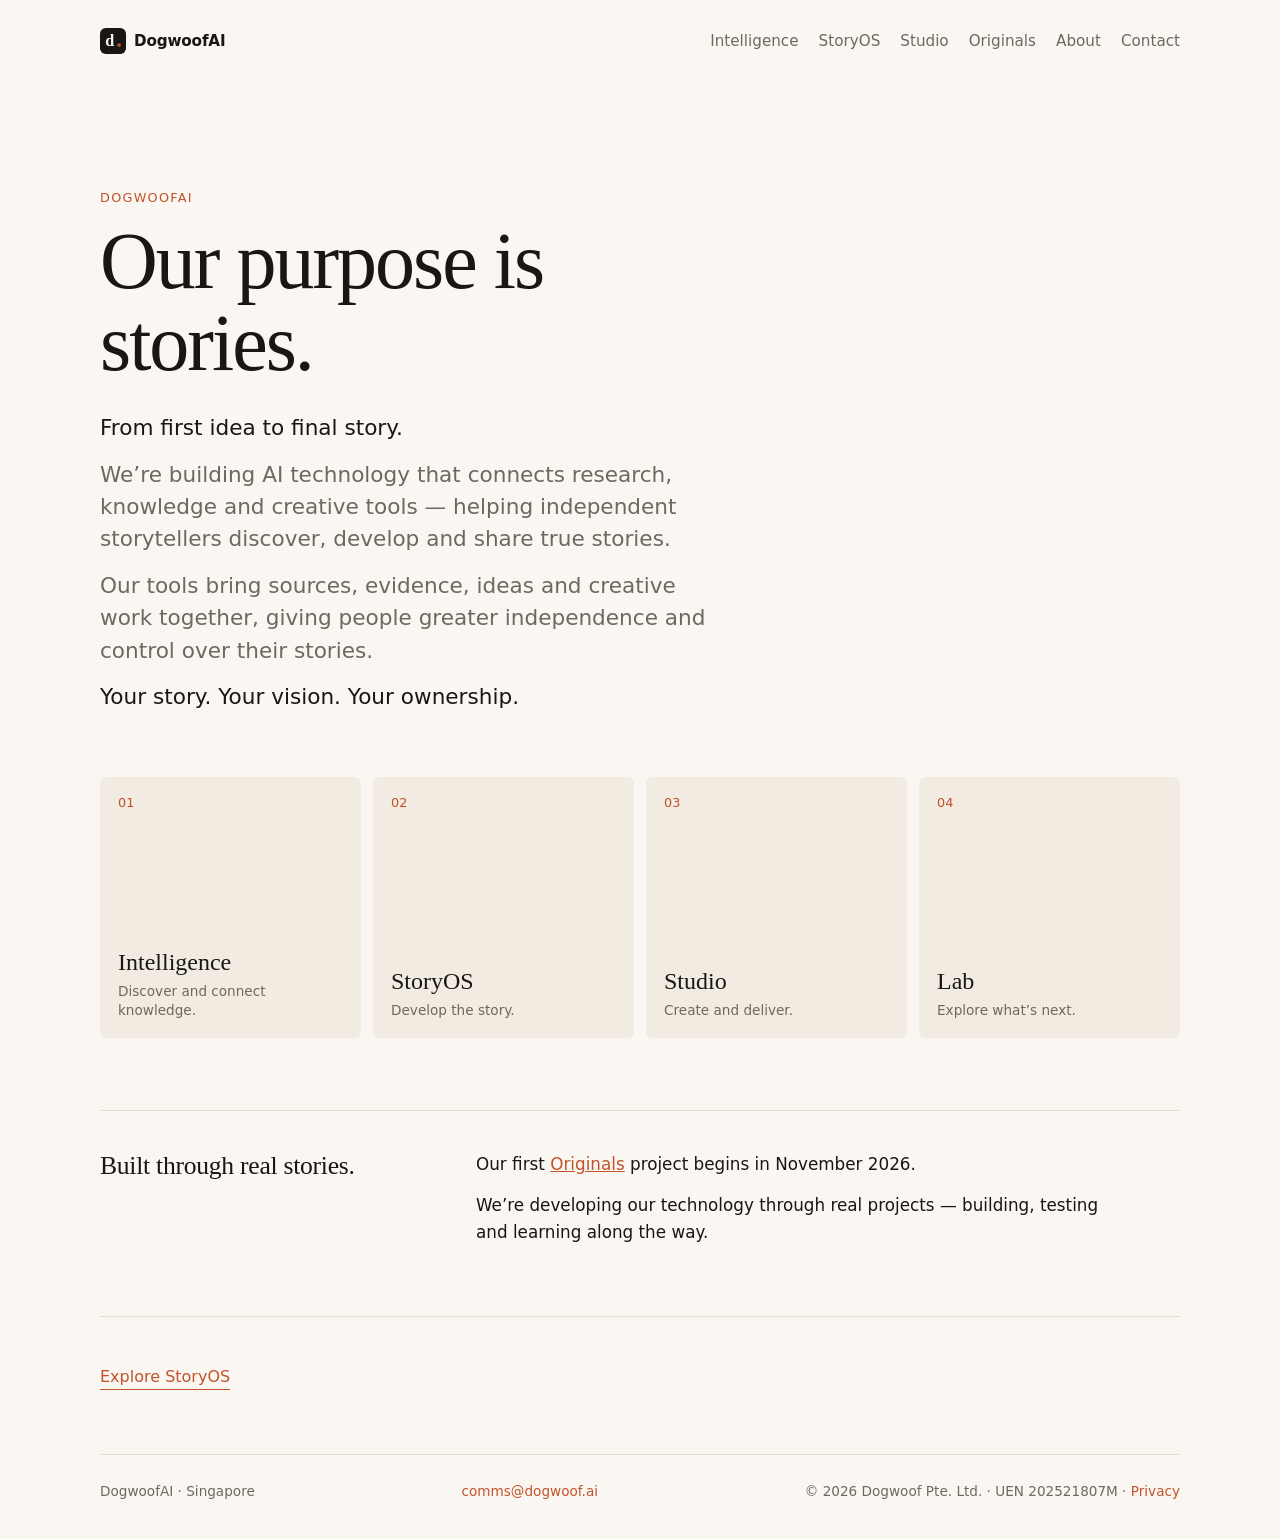
<file: index.html>
<!doctype html>
<html lang="en">
<head>
  <meta charset="utf-8">
  <meta name="viewport" content="width=device-width, initial-scale=1">
  <title>DogwoofAI · Our purpose is stories.</title>
  <meta name="description" content="Our purpose is stories. DogwoofAI builds AI technology that helps independent storytellers discover, develop and share true stories.">
  <meta property="og:site_name" content="DogwoofAI">
  <meta property="og:type" content="website">
  <meta property="og:title" content="DogwoofAI · Our purpose is stories.">
  <meta property="og:description" content="Our purpose is stories. DogwoofAI builds AI technology that helps independent storytellers discover, develop and share true stories.">
  <meta property="og:url" content="https://www.dogwoof.ai/">
  <meta name="twitter:card" content="summary">
  <link rel="icon" href="/favicon.svg" type="image/svg+xml">
  <link rel="stylesheet" href="/styles.css">
</head>
<body>
  <div class="wrap">
    <nav>
      <a class="logo" href="/"><svg class="mark" viewBox="0 0 64 64" width="26" height="26" aria-hidden="true"><rect width="64" height="64" rx="14" fill="currentColor"/><text x="13" y="45" font-family="ui-serif, Georgia, 'Times New Roman', serif" font-size="40" fill="var(--bg)">d</text><circle cx="47" cy="42" r="4.5" fill="var(--accent)"/></svg><span>DogwoofAI</span></a>
      <span class="links"><a href="/intelligence">Intelligence</a><a href="/storyos">StoryOS</a><a href="/studio">Studio</a><a href="/originals">Originals</a><a href="/about">About</a><a href="/contact">Contact</a></span>
    </nav>

    <header>
      <p class="eyebrow">DogwoofAI</p>
      <h1>Our purpose is stories.</h1>
      <p class="lede"><span class="em">From first idea to final story.</span></p>
      <p class="lede">We&rsquo;re building AI technology that connects research, knowledge and creative tools &mdash; helping independent storytellers discover, develop and share true stories.</p>
      <p class="lede">Our tools bring sources, evidence, ideas and creative work together, giving people greater independence and control over their stories.</p>
      <p class="lede"><span class="em">Your story. Your vision. Your ownership.</span></p>
    </header>

    <ul class="grid" aria-label="What we are building">
      <li><span class="n">01</span><div><div class="t"><a href="/intelligence">Intelligence</a></div><div class="d">Discover and connect knowledge.</div></div></li>
      <li><span class="n">02</span><div><div class="t"><a href="/storyos">StoryOS</a></div><div class="d">Develop the story.</div></div></li>
      <li><span class="n">03</span><div><div class="t"><a href="/studio">Studio</a></div><div class="d">Create and deliver.</div></div></li>
      <li><span class="n">04</span><div><div class="t"><a href="/lab">Lab</a></div><div class="d">Explore what&rsquo;s next.</div></div></li>
    </ul>

    <section class="block">
      <h2>Built through real stories.</h2>
      <div class="body">
        <p>Our first <a href="/originals">Originals</a> project begins in November 2026.</p>
        <p>We&rsquo;re developing our technology through real projects &mdash; building, testing and learning along the way.</p>
      </div>
    </section>

    <div class="cta">
      <p class="actions"><a href="/storyos">Explore StoryOS</a></p>
    </div>

    <footer id="contact">
      <span>DogwoofAI &middot; Singapore</span>
      <span><a href="mailto:comms@dogwoof.ai">comms@dogwoof.ai</a></span>
      <span>&copy; <span id="y">2026</span> Dogwoof Pte. Ltd. &middot; UEN 202521807M &middot; <a href="/privacy">Privacy</a></span>
    </footer>
  </div>
  <script>document.getElementById('y').textContent = new Date().getFullYear();</script>
</body>
</html>
</file>
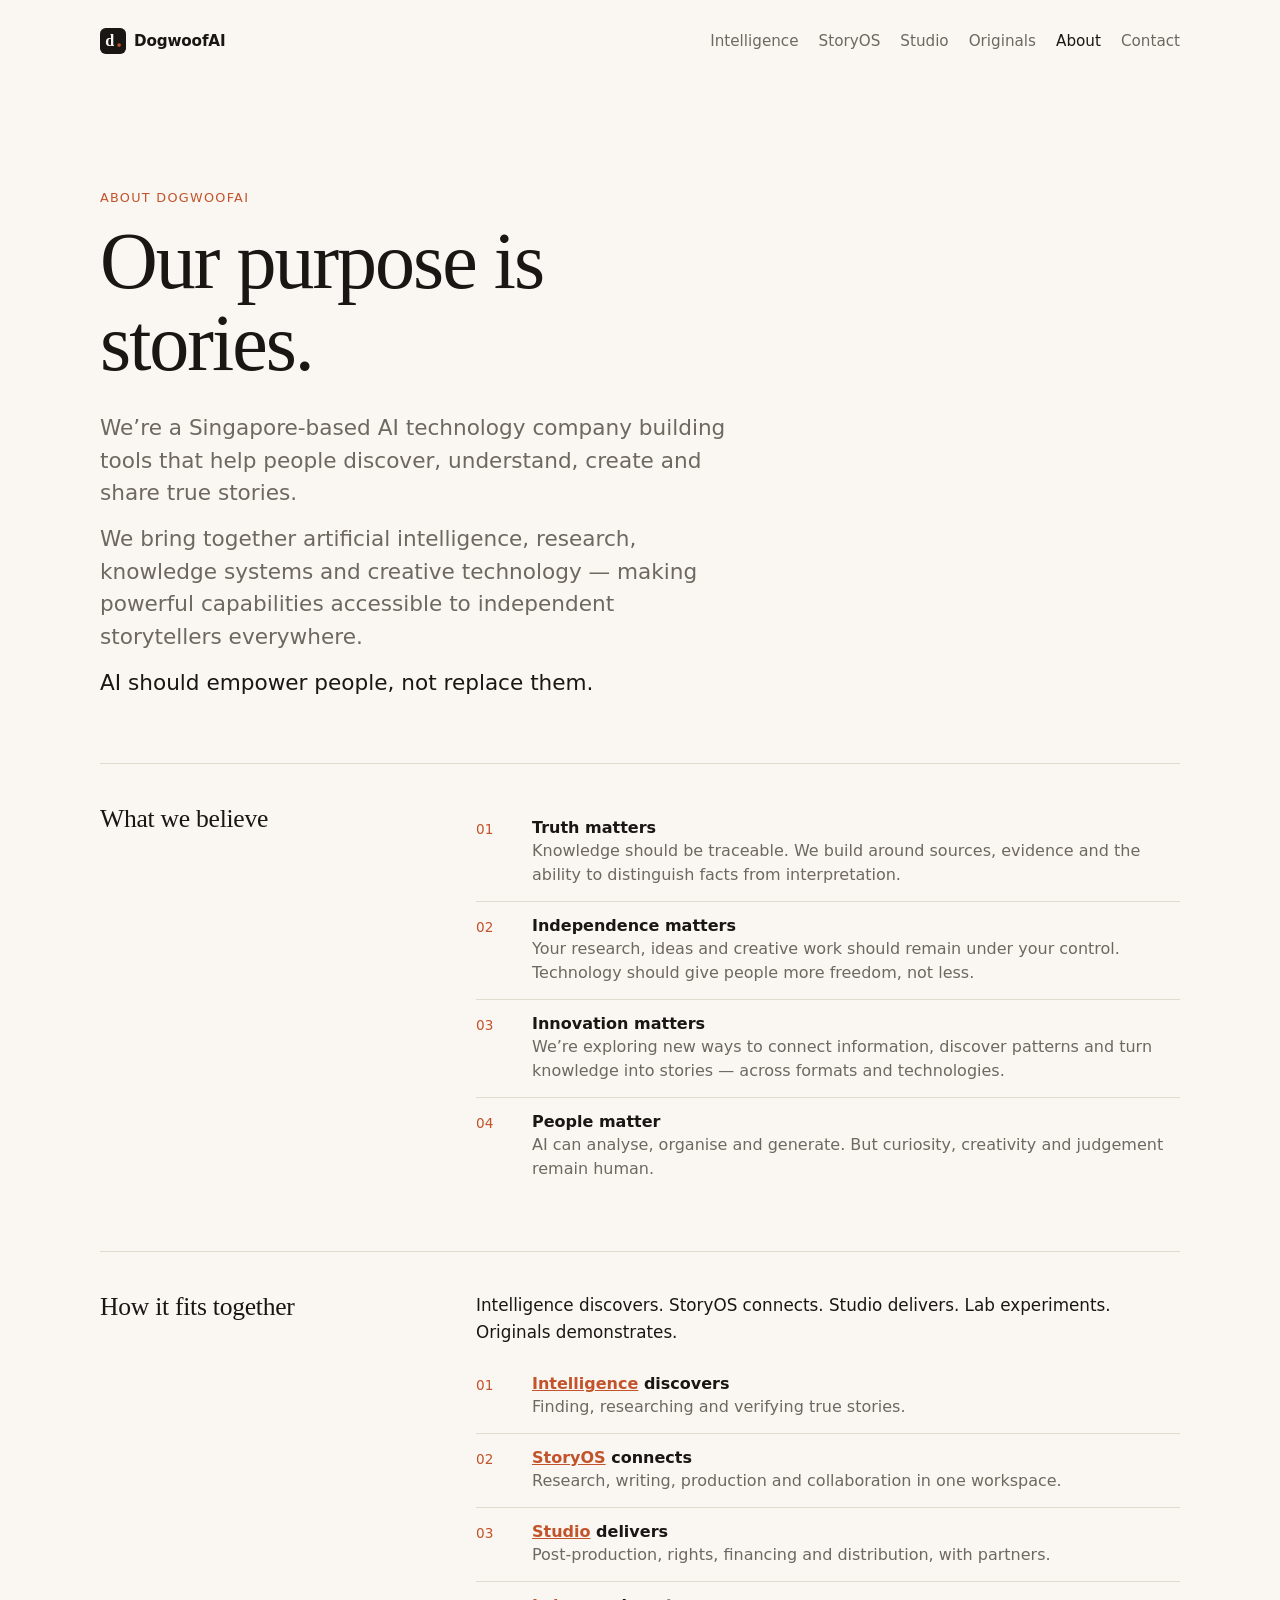
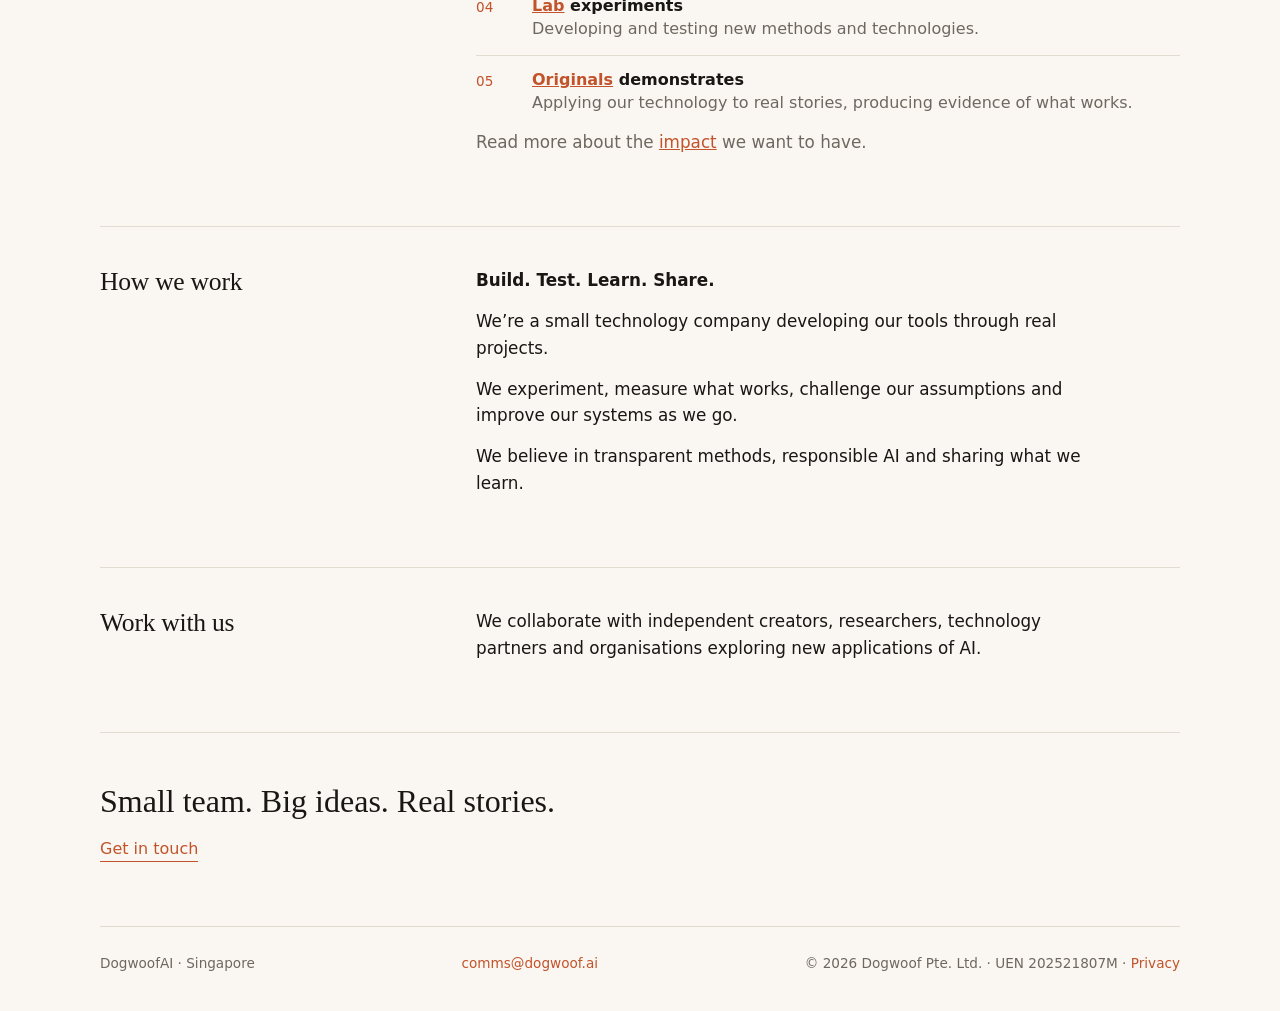
<file: about.html>
<!doctype html>
<html lang="en">
<head>
  <meta charset="utf-8">
  <meta name="viewport" content="width=device-width, initial-scale=1">
  <title>About · DogwoofAI</title>
  <meta name="description" content="About DogwoofAI: a Singapore-based AI technology company building tools that help people discover, understand, create and share true stories.">
  <meta property="og:site_name" content="DogwoofAI">
  <meta property="og:type" content="website">
  <meta property="og:title" content="About · DogwoofAI">
  <meta property="og:description" content="About DogwoofAI: a Singapore-based AI technology company building tools that help people discover, understand, create and share true stories.">
  <meta property="og:url" content="https://www.dogwoof.ai/about">
  <meta name="twitter:card" content="summary">
  <link rel="icon" href="/favicon.svg" type="image/svg+xml">
  <link rel="stylesheet" href="/styles.css">
</head>
<body>
  <div class="wrap">
    <nav>
      <a class="logo" href="/"><svg class="mark" viewBox="0 0 64 64" width="26" height="26" aria-hidden="true"><rect width="64" height="64" rx="14" fill="currentColor"/><text x="13" y="45" font-family="ui-serif, Georgia, 'Times New Roman', serif" font-size="40" fill="var(--bg)">d</text><circle cx="47" cy="42" r="4.5" fill="var(--accent)"/></svg><span>DogwoofAI</span></a>
      <span class="links"><a href="/intelligence">Intelligence</a><a href="/storyos">StoryOS</a><a href="/studio">Studio</a><a href="/originals">Originals</a><a href="/about" aria-current="page">About</a><a href="/contact">Contact</a></span>
    </nav>

    <header>
      <p class="eyebrow">About DogwoofAI</p>
      <h1>Our purpose is stories.</h1>
      <p class="lede">We&rsquo;re a Singapore-based AI technology company building tools that help people discover, understand, create and share true stories.</p>
      <p class="lede">We bring together artificial intelligence, research, knowledge systems and creative technology &mdash; making powerful capabilities accessible to independent storytellers everywhere.</p>
      <p class="lede"><span class="em">AI should empower people, not replace them.</span></p>
    </header>

    <section class="block">
      <h2>What we believe</h2>
      <div class="body">
        <ol class="steps">
          <li><div><strong>Truth matters</strong><span>Knowledge should be traceable. We build around sources, evidence and the ability to distinguish facts from interpretation.</span></div></li>
          <li><div><strong>Independence matters</strong><span>Your research, ideas and creative work should remain under your control. Technology should give people more freedom, not less.</span></div></li>
          <li><div><strong>Innovation matters</strong><span>We&rsquo;re exploring new ways to connect information, discover patterns and turn knowledge into stories &mdash; across formats and technologies.</span></div></li>
          <li><div><strong>People matter</strong><span>AI can analyse, organise and generate. But curiosity, creativity and judgement remain human.</span></div></li>
        </ol>
      </div>
    </section>

    <section class="block">
      <h2>How it fits together</h2>
      <div class="body">
        <p>Intelligence discovers. StoryOS connects. Studio delivers. Lab experiments. Originals demonstrates.</p>
        <ol class="steps">
          <li><div><strong><a href="/intelligence">Intelligence</a> discovers</strong><span>Finding, researching and verifying true stories.</span></div></li>
          <li><div><strong><a href="/storyos">StoryOS</a> connects</strong><span>Research, writing, production and collaboration in one workspace.</span></div></li>
          <li><div><strong><a href="/studio">Studio</a> delivers</strong><span>Post-production, rights, financing and distribution, with partners.</span></div></li>
          <li><div><strong><a href="/lab">Lab</a> experiments</strong><span>Developing and testing new methods and technologies.</span></div></li>
          <li><div><strong><a href="/originals">Originals</a> demonstrates</strong><span>Applying our technology to real stories, producing evidence of what works.</span></div></li>
        </ol>
        <p class="muted">Read more about the <a href="/impact">impact</a> we want to have.</p>
      </div>
    </section>

    <section class="block">
      <h2>How we work</h2>
      <div class="body">
        <p><strong>Build. Test. Learn. Share.</strong></p>
        <p>We&rsquo;re a small technology company developing our tools through real projects.</p>
        <p>We experiment, measure what works, challenge our assumptions and improve our systems as we go.</p>
        <p>We believe in transparent methods, responsible AI and sharing what we learn.</p>
      </div>
    </section>

    <section class="block">
      <h2>Work with us</h2>
      <div class="body">
        <p>We collaborate with independent creators, researchers, technology partners and organisations exploring new applications of AI.</p>
      </div>
    </section>

    <div class="cta">
      <p>Small team. Big ideas. Real stories.</p>
      <p class="actions"><a href="/contact">Get in touch</a></p>
    </div>

    <footer id="contact">
      <span>DogwoofAI &middot; Singapore</span>
      <span><a href="mailto:comms@dogwoof.ai">comms@dogwoof.ai</a></span>
      <span>&copy; <span id="y">2026</span> Dogwoof Pte. Ltd. &middot; UEN 202521807M &middot; <a href="/privacy">Privacy</a></span>
    </footer>
  </div>
  <script>document.getElementById('y').textContent = new Date().getFullYear();</script>
</body>
</html>
</file>
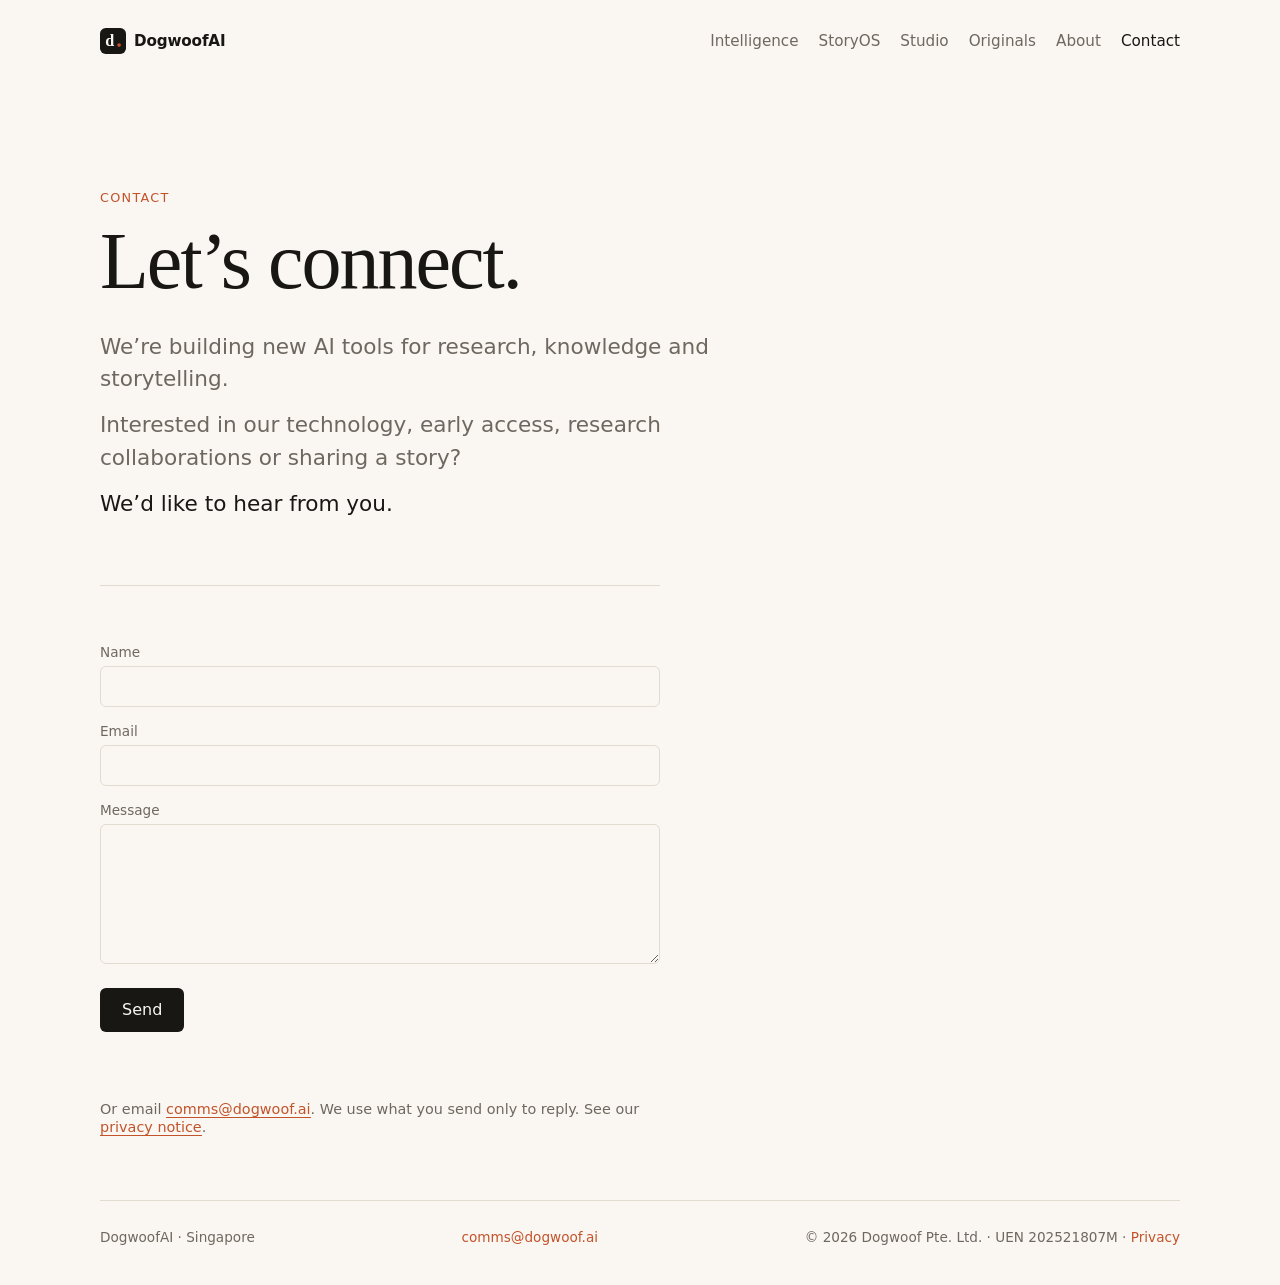
<file: contact.html>
<!doctype html>
<html lang="en">
<head>
  <meta charset="utf-8">
  <meta name="viewport" content="width=device-width, initial-scale=1">
  <title>Contact · DogwoofAI</title>
  <meta name="description" content="Let's connect. Contact DogwoofAI at comms@dogwoof.ai.">
  <meta property="og:site_name" content="DogwoofAI">
  <meta property="og:type" content="website">
  <meta property="og:title" content="Contact · DogwoofAI">
  <meta property="og:description" content="Let's connect. Contact DogwoofAI at comms@dogwoof.ai.">
  <meta property="og:url" content="https://www.dogwoof.ai/contact">
  <meta name="twitter:card" content="summary">
  <link rel="icon" href="/favicon.svg" type="image/svg+xml">
  <link rel="stylesheet" href="/styles.css">
</head>
<body>
  <div class="wrap">
    <nav>
      <a class="logo" href="/"><svg class="mark" viewBox="0 0 64 64" width="26" height="26" aria-hidden="true"><rect width="64" height="64" rx="14" fill="currentColor"/><text x="13" y="45" font-family="ui-serif, Georgia, 'Times New Roman', serif" font-size="40" fill="var(--bg)">d</text><circle cx="47" cy="42" r="4.5" fill="var(--accent)"/></svg><span>DogwoofAI</span></a>
      <span class="links"><a href="/intelligence">Intelligence</a><a href="/storyos">StoryOS</a><a href="/studio">Studio</a><a href="/originals">Originals</a><a href="/about">About</a><a href="/contact" aria-current="page">Contact</a></span>
    </nav>

    <header>
      <p class="eyebrow">Contact</p>
      <h1>Let&rsquo;s connect.</h1>
      <p class="lede">We&rsquo;re building new AI tools for research, knowledge and storytelling.</p>
      <p class="lede">Interested in our technology, early access, research collaborations or sharing a story?</p>
      <p class="lede"><span class="em">We&rsquo;d like to hear from you.</span></p>
    </header>

    <form class="cta contact-form" id="form" action="https://api.web3forms.com/submit" method="post">
      <input type="hidden" name="access_key" value="3d763338-86be-42d0-93b5-03b364b6f6d6">
      <input type="hidden" name="subject" value="Website message">
      <input type="hidden" name="from_name" value="DogwoofAI website">
      <input type="hidden" name="redirect" value="https://www.dogwoof.ai/contact?sent=1#form">
      <label for="f-name">Name</label>
      <input id="f-name" name="name" type="text" autocomplete="name" maxlength="200">
      <label for="f-email">Email</label>
      <input id="f-email" name="email" type="email" autocomplete="email" maxlength="254" required>
      <label for="f-message">Message</label>
      <textarea id="f-message" name="message" rows="6" maxlength="5000" required></textarea>
      <input class="hp" type="checkbox" name="botcheck" tabindex="-1" autocomplete="off" aria-hidden="true">
      <p class="actions"><button type="submit">Send</button></p>
      <p class="status" role="status" aria-live="polite"></p>
      <p class="muted">Or email <a href="mailto:comms@dogwoof.ai">comms@dogwoof.ai</a>. We use what you send only to reply. See our <a href="/privacy">privacy notice</a>.</p>
    </form>

    <footer id="contact">
      <span>DogwoofAI &middot; Singapore</span>
      <span><a href="mailto:comms@dogwoof.ai">comms@dogwoof.ai</a></span>
      <span>&copy; <span id="y">2026</span> Dogwoof Pte. Ltd. &middot; UEN 202521807M &middot; <a href="/privacy">Privacy</a></span>
    </footer>
  </div>
  <script>document.getElementById('y').textContent = new Date().getFullYear();</script>
  <script>
    (function () {
      var form = document.getElementById('form');
      var status = form.querySelector('.status');
      var button = form.querySelector('button');
      var q = location.search;
      if (q.indexOf('sent=1') > -1) status.textContent = 'Thank you. Your message has been sent.';
      if (q.indexOf('error=1') > -1) status.textContent = 'Your message could not be sent. Please email comms@dogwoof.ai.';
      form.addEventListener('submit', function (e) {
        e.preventDefault();
        button.disabled = true;
        status.textContent = 'Sending\u2026';
        var data = Object.fromEntries(new FormData(form));
        delete data.redirect;
        fetch(form.action, { method: 'POST', headers: { 'Content-Type': 'application/json', 'Accept': 'application/json' }, body: JSON.stringify(data) })
          .then(function (r) { return r.json(); })
          .then(function (d) {
            if (d.success) { form.reset(); status.textContent = 'Thank you. Your message has been sent.'; }
            else status.textContent = 'Your message could not be sent. Please email comms@dogwoof.ai.';
          })
          .catch(function () { status.textContent = 'Your message could not be sent. Please email comms@dogwoof.ai.'; })
          .then(function () { button.disabled = false; });
      });
    })();
  </script>
</body>
</html>
</file>
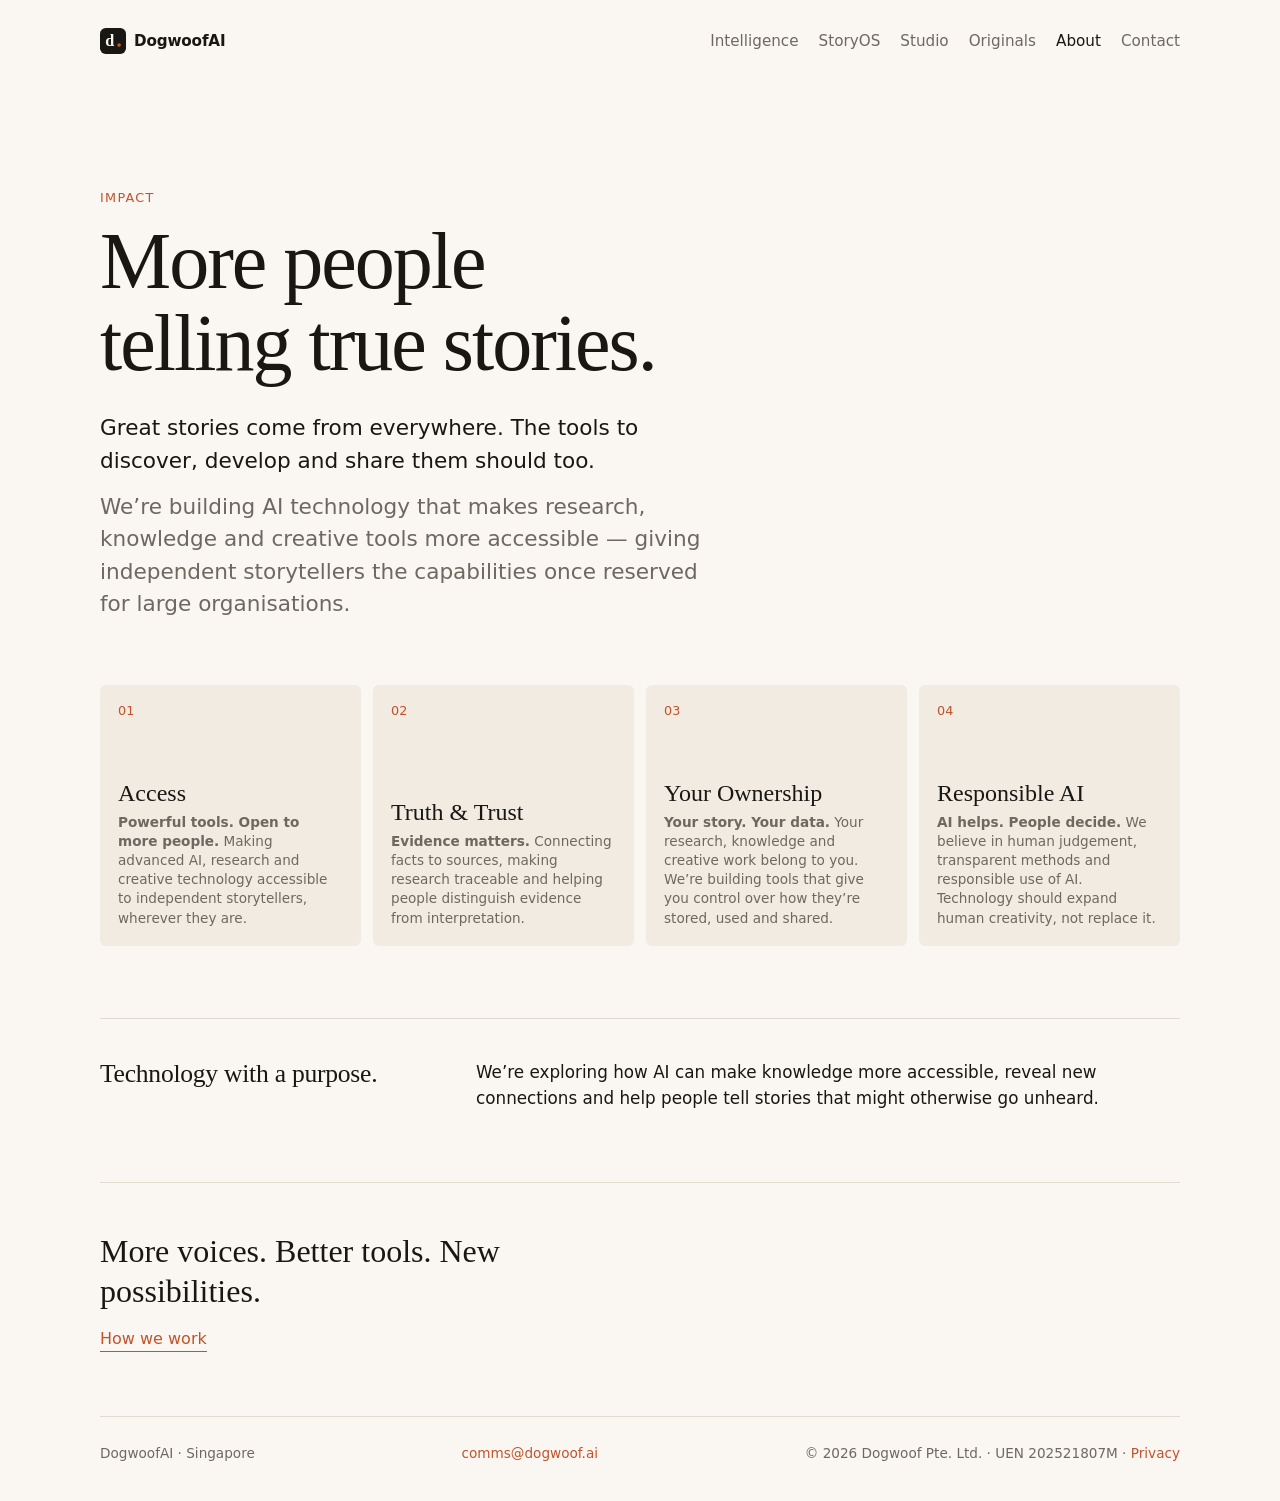
<file: impact.html>
<!doctype html>
<html lang="en">
<head>
  <meta charset="utf-8">
  <meta name="viewport" content="width=device-width, initial-scale=1">
  <title>Impact · DogwoofAI</title>
  <meta name="description" content="Impact: more people telling true stories, with AI technology that makes research, knowledge and creative tools more accessible.">
  <meta property="og:site_name" content="DogwoofAI">
  <meta property="og:type" content="website">
  <meta property="og:title" content="Impact · DogwoofAI">
  <meta property="og:description" content="Impact: more people telling true stories, with AI technology that makes research, knowledge and creative tools more accessible.">
  <meta property="og:url" content="https://www.dogwoof.ai/impact">
  <meta name="twitter:card" content="summary">
  <link rel="icon" href="/favicon.svg" type="image/svg+xml">
  <link rel="stylesheet" href="/styles.css">
</head>
<body>
  <div class="wrap">
    <nav>
      <a class="logo" href="/"><svg class="mark" viewBox="0 0 64 64" width="26" height="26" aria-hidden="true"><rect width="64" height="64" rx="14" fill="currentColor"/><text x="13" y="45" font-family="ui-serif, Georgia, 'Times New Roman', serif" font-size="40" fill="var(--bg)">d</text><circle cx="47" cy="42" r="4.5" fill="var(--accent)"/></svg><span>DogwoofAI</span></a>
      <span class="links"><a href="/intelligence">Intelligence</a><a href="/storyos">StoryOS</a><a href="/studio">Studio</a><a href="/originals">Originals</a><a href="/about" aria-current="page">About</a><a href="/contact">Contact</a></span>
    </nav>

    <header>
      <p class="eyebrow">Impact</p>
      <h1>More people telling true stories.</h1>
      <p class="lede"><span class="em">Great stories come from everywhere. The tools to discover, develop and share them should too.</span></p>
      <p class="lede">We&rsquo;re building AI technology that makes research, knowledge and creative tools more accessible &mdash; giving independent storytellers the capabilities once reserved for large organisations.</p>
    </header>

    <ul class="grid stack" aria-label="Our commitments">
      <li><span class="n">01</span><div><div class="t">Access</div><div class="d"><strong>Powerful tools. Open to more people.</strong> Making advanced AI, research and creative technology accessible to independent storytellers, wherever they are.</div></div></li>
      <li><span class="n">02</span><div><div class="t">Truth &amp; Trust</div><div class="d"><strong>Evidence matters.</strong> Connecting facts to sources, making research traceable and helping people distinguish evidence from interpretation.</div></div></li>
      <li><span class="n">03</span><div><div class="t">Your Ownership</div><div class="d"><strong>Your story. Your data.</strong> Your research, knowledge and creative work belong to you. We&rsquo;re building tools that give you control over how they&rsquo;re stored, used and shared.</div></div></li>
      <li><span class="n">04</span><div><div class="t">Responsible AI</div><div class="d"><strong>AI helps. People decide.</strong> We believe in human judgement, transparent methods and responsible use of AI. Technology should expand human creativity, not replace it.</div></div></li>
    </ul>

    <section class="block">
      <h2>Technology with a purpose.</h2>
      <div class="body">
        <p>We&rsquo;re exploring how AI can make knowledge more accessible, reveal new connections and help people tell stories that might otherwise go unheard.</p>
      </div>
    </section>

    <div class="cta">
      <p>More voices. Better tools. New possibilities.</p>
      <p class="actions"><a href="/about">How we work</a></p>
    </div>

    <footer id="contact">
      <span>DogwoofAI &middot; Singapore</span>
      <span><a href="mailto:comms@dogwoof.ai">comms@dogwoof.ai</a></span>
      <span>&copy; <span id="y">2026</span> Dogwoof Pte. Ltd. &middot; UEN 202521807M &middot; <a href="/privacy">Privacy</a></span>
    </footer>
  </div>
  <script>document.getElementById('y').textContent = new Date().getFullYear();</script>
</body>
</html>
</file>
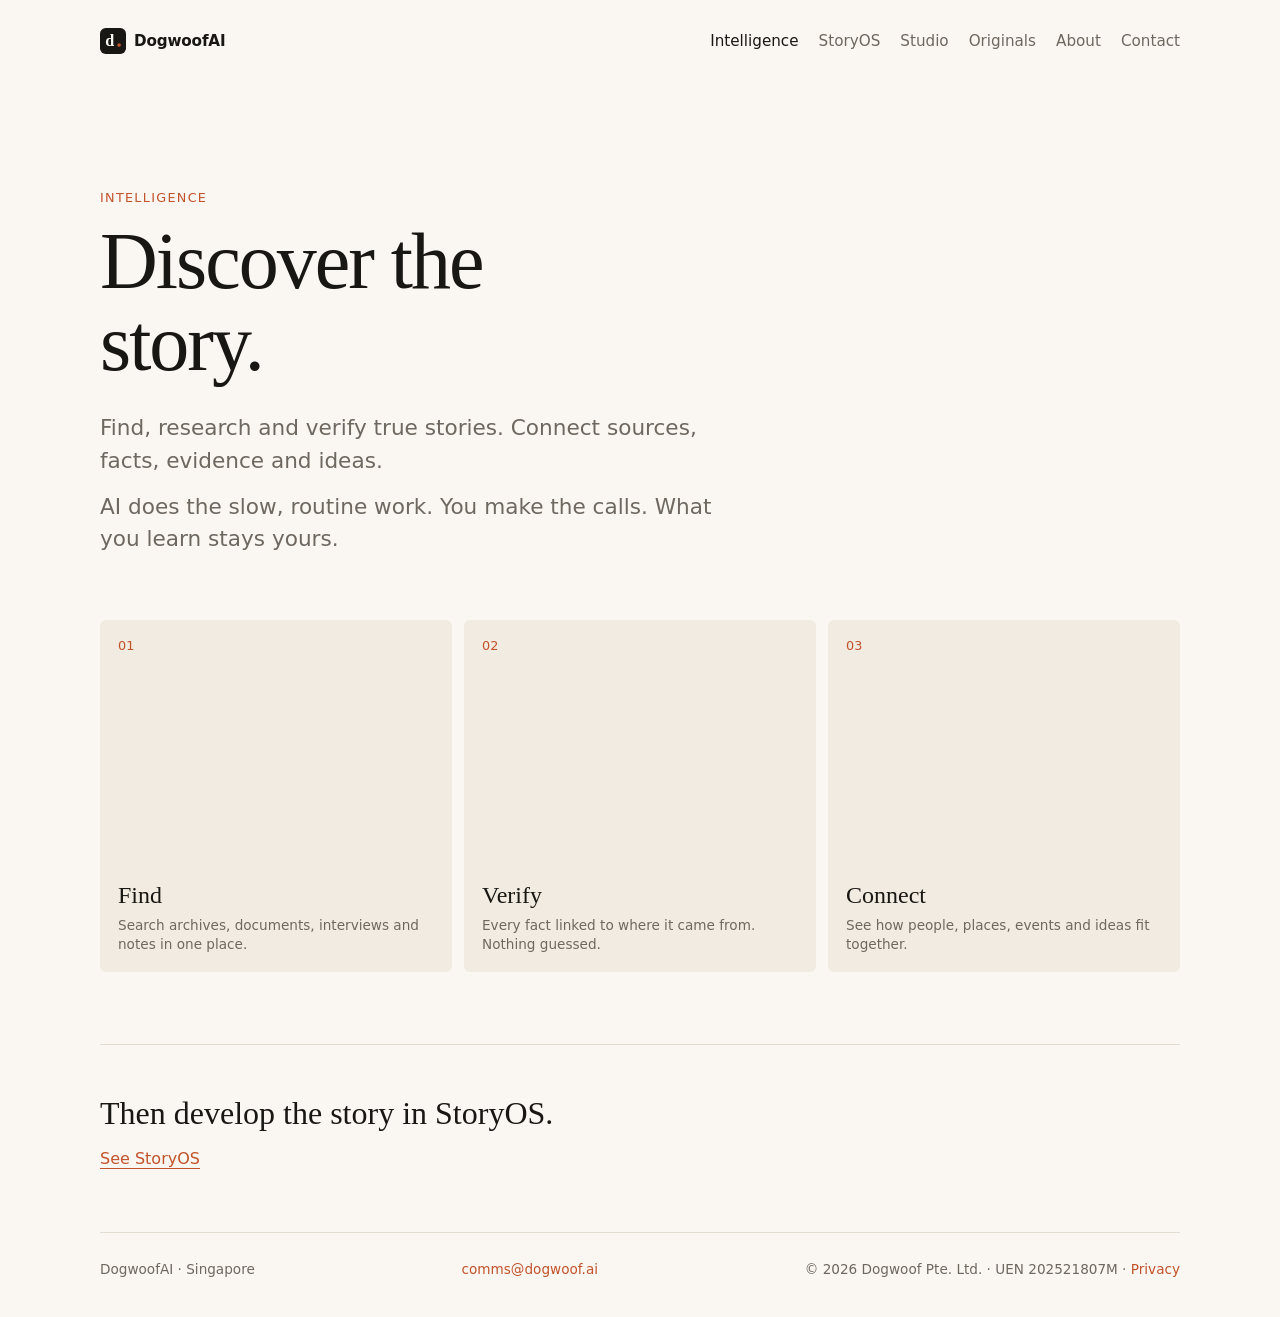
<file: intelligence.html>
<!doctype html>
<html lang="en">
<head>
  <meta charset="utf-8">
  <meta name="viewport" content="width=device-width, initial-scale=1">
  <title>Intelligence · DogwoofAI</title>
  <meta name="description" content="Intelligence: find, research and verify true stories. Connect sources, facts, evidence and ideas.">
  <meta property="og:site_name" content="DogwoofAI">
  <meta property="og:type" content="website">
  <meta property="og:title" content="Intelligence · DogwoofAI">
  <meta property="og:description" content="Intelligence: find, research and verify true stories. Connect sources, facts, evidence and ideas.">
  <meta property="og:url" content="https://www.dogwoof.ai/intelligence">
  <meta name="twitter:card" content="summary">
  <link rel="icon" href="/favicon.svg" type="image/svg+xml">
  <link rel="stylesheet" href="/styles.css">
</head>
<body>
  <div class="wrap">
    <nav>
      <a class="logo" href="/"><svg class="mark" viewBox="0 0 64 64" width="26" height="26" aria-hidden="true"><rect width="64" height="64" rx="14" fill="currentColor"/><text x="13" y="45" font-family="ui-serif, Georgia, 'Times New Roman', serif" font-size="40" fill="var(--bg)">d</text><circle cx="47" cy="42" r="4.5" fill="var(--accent)"/></svg><span>DogwoofAI</span></a>
      <span class="links"><a href="/intelligence" aria-current="page">Intelligence</a><a href="/storyos">StoryOS</a><a href="/studio">Studio</a><a href="/originals">Originals</a><a href="/about">About</a><a href="/contact">Contact</a></span>
    </nav>

    <header>
      <p class="eyebrow">Intelligence</p>
      <h1>Discover the story.</h1>
      <p class="lede">Find, research and verify true stories. Connect sources, facts, evidence and ideas.</p>
      <p class="lede">AI does the slow, routine work. You make the calls. What you learn stays yours.</p>
    </header>

    <ul class="grid three" aria-label="Intelligence">
      <li><span class="n">01</span><div><div class="t">Find</div><div class="d">Search archives, documents, interviews and notes in one place.</div></div></li>
      <li><span class="n">02</span><div><div class="t">Verify</div><div class="d">Every fact linked to where it came from. Nothing guessed.</div></div></li>
      <li><span class="n">03</span><div><div class="t">Connect</div><div class="d">See how people, places, events and ideas fit together.</div></div></li>
    </ul>

    <div class="cta">
      <p>Then develop the story in StoryOS.</p>
      <a href="/storyos">See StoryOS</a>
    </div>

    <footer id="contact">
      <span>DogwoofAI &middot; Singapore</span>
      <span><a href="mailto:comms@dogwoof.ai">comms@dogwoof.ai</a></span>
      <span>&copy; <span id="y">2026</span> Dogwoof Pte. Ltd. &middot; UEN 202521807M &middot; <a href="/privacy">Privacy</a></span>
    </footer>
  </div>
  <script>document.getElementById('y').textContent = new Date().getFullYear();</script>
</body>
</html>
</file>
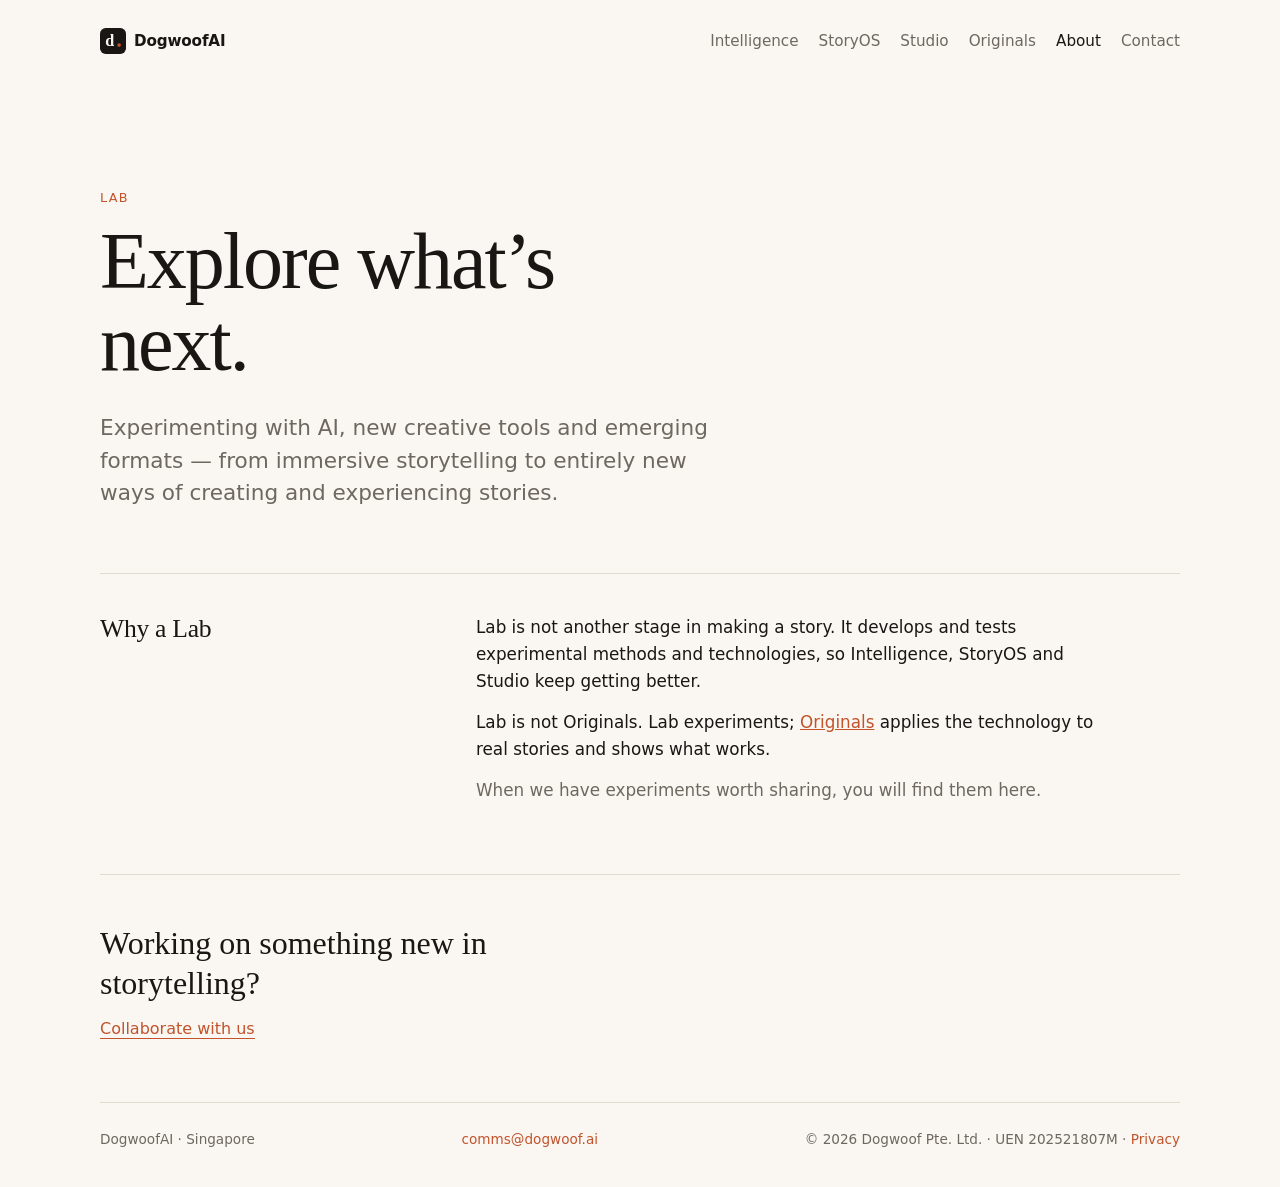
<file: lab.html>
<!doctype html>
<html lang="en">
<head>
  <meta charset="utf-8">
  <meta name="viewport" content="width=device-width, initial-scale=1">
  <title>Lab · DogwoofAI</title>
  <meta name="description" content="Lab: experimenting with AI, new creative tools and emerging formats.">
  <meta property="og:site_name" content="DogwoofAI">
  <meta property="og:type" content="website">
  <meta property="og:title" content="Lab · DogwoofAI">
  <meta property="og:description" content="Lab: experimenting with AI, new creative tools and emerging formats.">
  <meta property="og:url" content="https://www.dogwoof.ai/lab">
  <meta name="twitter:card" content="summary">
  <link rel="icon" href="/favicon.svg" type="image/svg+xml">
  <link rel="stylesheet" href="/styles.css">
</head>
<body>
  <div class="wrap">
    <nav>
      <a class="logo" href="/"><svg class="mark" viewBox="0 0 64 64" width="26" height="26" aria-hidden="true"><rect width="64" height="64" rx="14" fill="currentColor"/><text x="13" y="45" font-family="ui-serif, Georgia, 'Times New Roman', serif" font-size="40" fill="var(--bg)">d</text><circle cx="47" cy="42" r="4.5" fill="var(--accent)"/></svg><span>DogwoofAI</span></a>
      <span class="links"><a href="/intelligence">Intelligence</a><a href="/storyos">StoryOS</a><a href="/studio">Studio</a><a href="/originals">Originals</a><a href="/about" aria-current="page">About</a><a href="/contact">Contact</a></span>
    </nav>

    <header>
      <p class="eyebrow">Lab</p>
      <h1>Explore what&rsquo;s next.</h1>
      <p class="lede">Experimenting with AI, new creative tools and emerging formats &mdash; from immersive storytelling to entirely new ways of creating and experiencing stories.</p>
    </header>

    <section class="block">
      <h2>Why a Lab</h2>
      <div class="body">
        <p>Lab is not another stage in making a story. It develops and tests experimental methods and technologies, so Intelligence, StoryOS and Studio keep getting better.</p>
        <p>Lab is not Originals. Lab experiments; <a href="/originals">Originals</a> applies the technology to real stories and shows what works.</p>
        <p class="muted">When we have experiments worth sharing, you will find them here.</p>
      </div>
    </section>

    <div class="cta">
      <p>Working on something new in storytelling?</p>
      <a href="mailto:comms@dogwoof.ai?subject=AI%20Research%20Collaboration">Collaborate with us</a>
    </div>

    <footer id="contact">
      <span>DogwoofAI &middot; Singapore</span>
      <span><a href="mailto:comms@dogwoof.ai">comms@dogwoof.ai</a></span>
      <span>&copy; <span id="y">2026</span> Dogwoof Pte. Ltd. &middot; UEN 202521807M &middot; <a href="/privacy">Privacy</a></span>
    </footer>
  </div>
  <script>document.getElementById('y').textContent = new Date().getFullYear();</script>
</body>
</html>
</file>
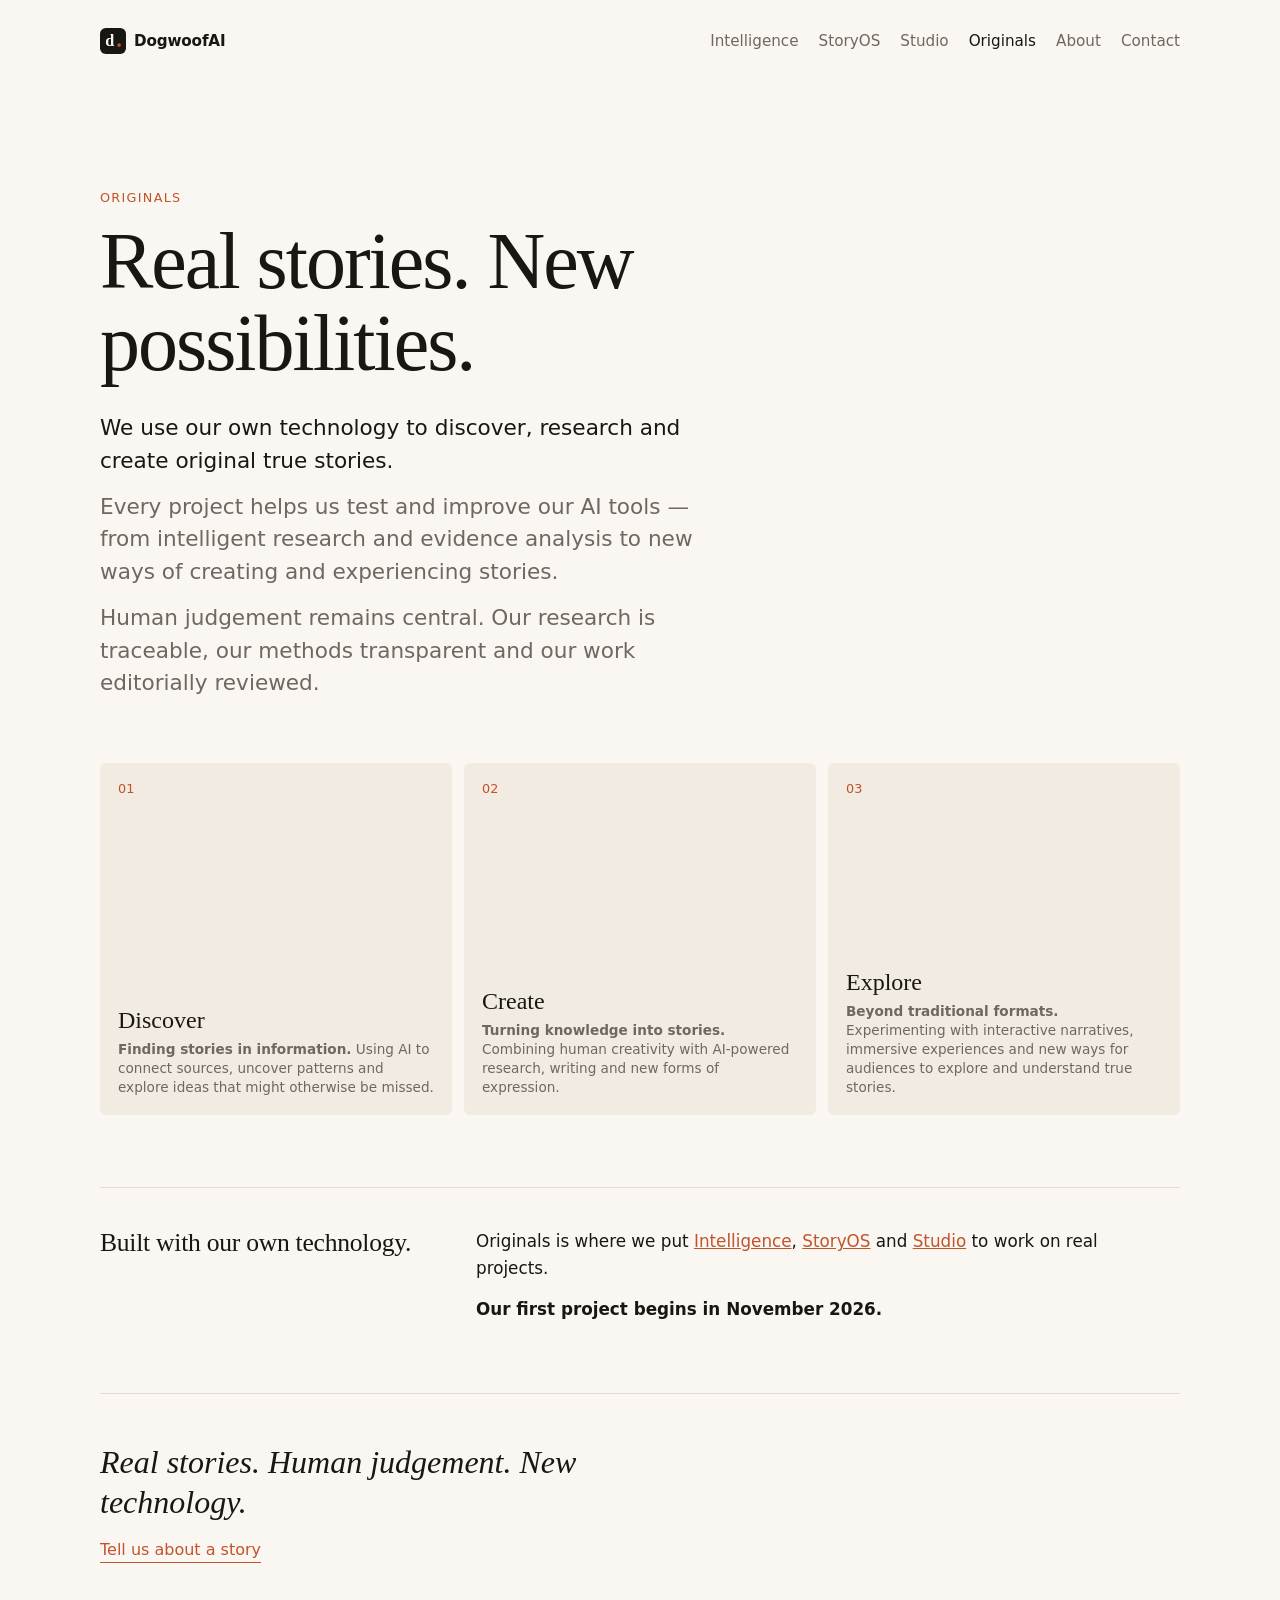
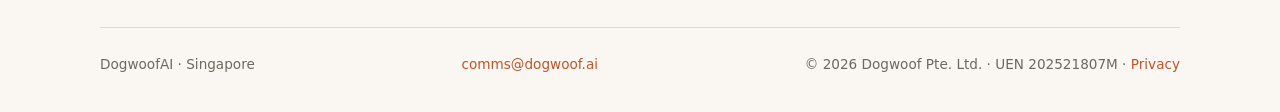
<file: originals.html>
<!doctype html>
<html lang="en">
<head>
  <meta charset="utf-8">
  <meta name="viewport" content="width=device-width, initial-scale=1">
  <title>Originals · DogwoofAI</title>
  <meta name="description" content="Originals: real stories, new possibilities. Where DogwoofAI uses its own technology on original true stories.">
  <meta property="og:site_name" content="DogwoofAI">
  <meta property="og:type" content="website">
  <meta property="og:title" content="Originals · DogwoofAI">
  <meta property="og:description" content="Originals: real stories, new possibilities. Where DogwoofAI uses its own technology on original true stories.">
  <meta property="og:url" content="https://www.dogwoof.ai/originals">
  <meta name="twitter:card" content="summary">
  <link rel="icon" href="/favicon.svg" type="image/svg+xml">
  <link rel="stylesheet" href="/styles.css">
</head>
<body>
  <div class="wrap">
    <nav>
      <a class="logo" href="/"><svg class="mark" viewBox="0 0 64 64" width="26" height="26" aria-hidden="true"><rect width="64" height="64" rx="14" fill="currentColor"/><text x="13" y="45" font-family="ui-serif, Georgia, 'Times New Roman', serif" font-size="40" fill="var(--bg)">d</text><circle cx="47" cy="42" r="4.5" fill="var(--accent)"/></svg><span>DogwoofAI</span></a>
      <span class="links"><a href="/intelligence">Intelligence</a><a href="/storyos">StoryOS</a><a href="/studio">Studio</a><a href="/originals" aria-current="page">Originals</a><a href="/about">About</a><a href="/contact">Contact</a></span>
    </nav>

    <header>
      <p class="eyebrow">Originals</p>
      <h1>Real stories. New possibilities.</h1>
      <p class="lede"><span class="em">We use our own technology to discover, research and create original true stories.</span></p>
      <p class="lede">Every project helps us test and improve our AI tools &mdash; from intelligent research and evidence analysis to new ways of creating and experiencing stories.</p>
      <p class="lede">Human judgement remains central. Our research is traceable, our methods transparent and our work editorially reviewed.</p>
    </header>

    <ul class="grid three" aria-label="How Originals works">
      <li><span class="n">01</span><div><div class="t">Discover</div><div class="d"><strong>Finding stories in information.</strong> Using AI to connect sources, uncover patterns and explore ideas that might otherwise be missed.</div></div></li>
      <li><span class="n">02</span><div><div class="t">Create</div><div class="d"><strong>Turning knowledge into stories.</strong> Combining human creativity with AI-powered research, writing and new forms of expression.</div></div></li>
      <li><span class="n">03</span><div><div class="t">Explore</div><div class="d"><strong>Beyond traditional formats.</strong> Experimenting with interactive narratives, immersive experiences and new ways for audiences to explore and understand true stories.</div></div></li>
    </ul>

    <section class="block">
      <h2>Built with our own technology.</h2>
      <div class="body">
        <p>Originals is where we put <a href="/intelligence">Intelligence</a>, <a href="/storyos">StoryOS</a> and <a href="/studio">Studio</a> to work on real projects.</p>
        <p><strong>Our first project begins in November 2026.</strong></p>
      </div>
    </section>

    <div class="cta">
      <p><em>Real stories. Human judgement. New technology.</em></p>
      <p class="actions"><a href="mailto:comms@dogwoof.ai?subject=A%20story%20for%20DogwoofAI">Tell us about a story</a></p>
    </div>

    <footer id="contact">
      <span>DogwoofAI &middot; Singapore</span>
      <span><a href="mailto:comms@dogwoof.ai">comms@dogwoof.ai</a></span>
      <span>&copy; <span id="y">2026</span> Dogwoof Pte. Ltd. &middot; UEN 202521807M &middot; <a href="/privacy">Privacy</a></span>
    </footer>
  </div>
  <script>document.getElementById('y').textContent = new Date().getFullYear();</script>
</body>
</html>
</file>
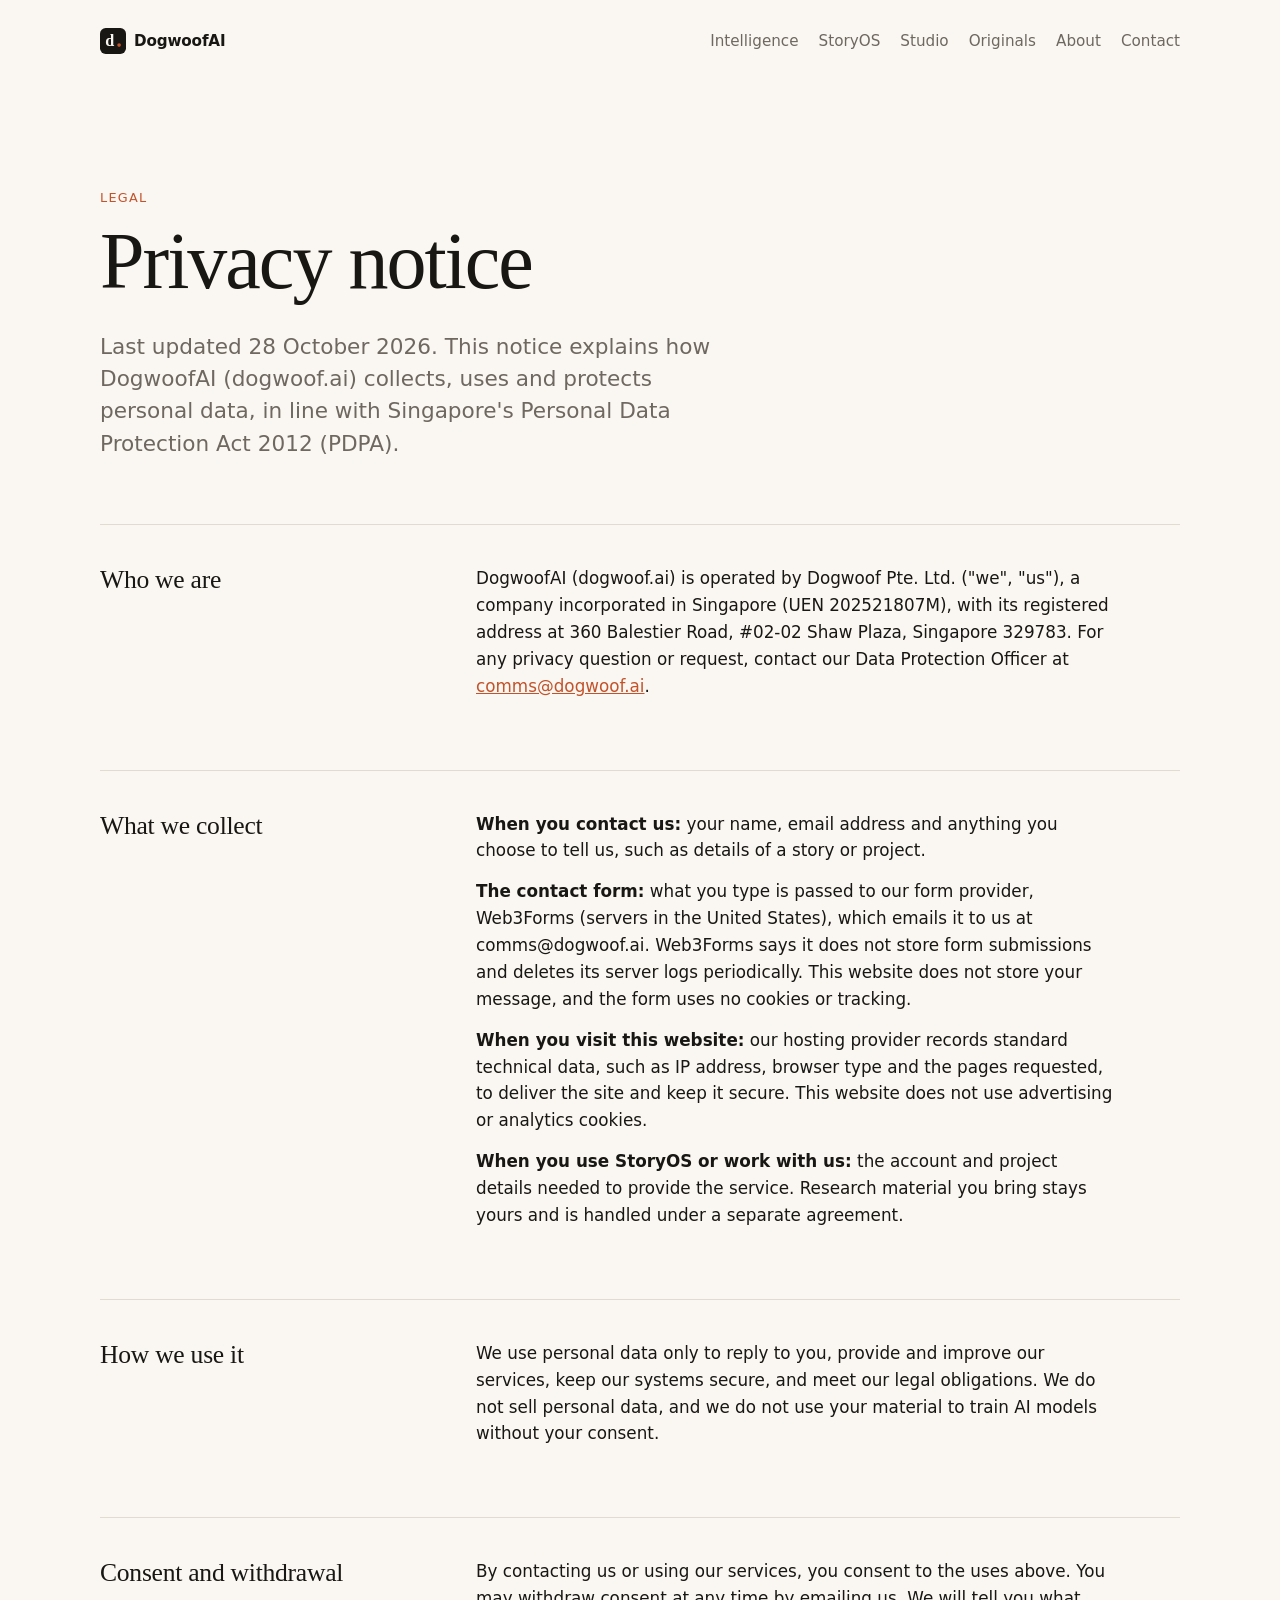
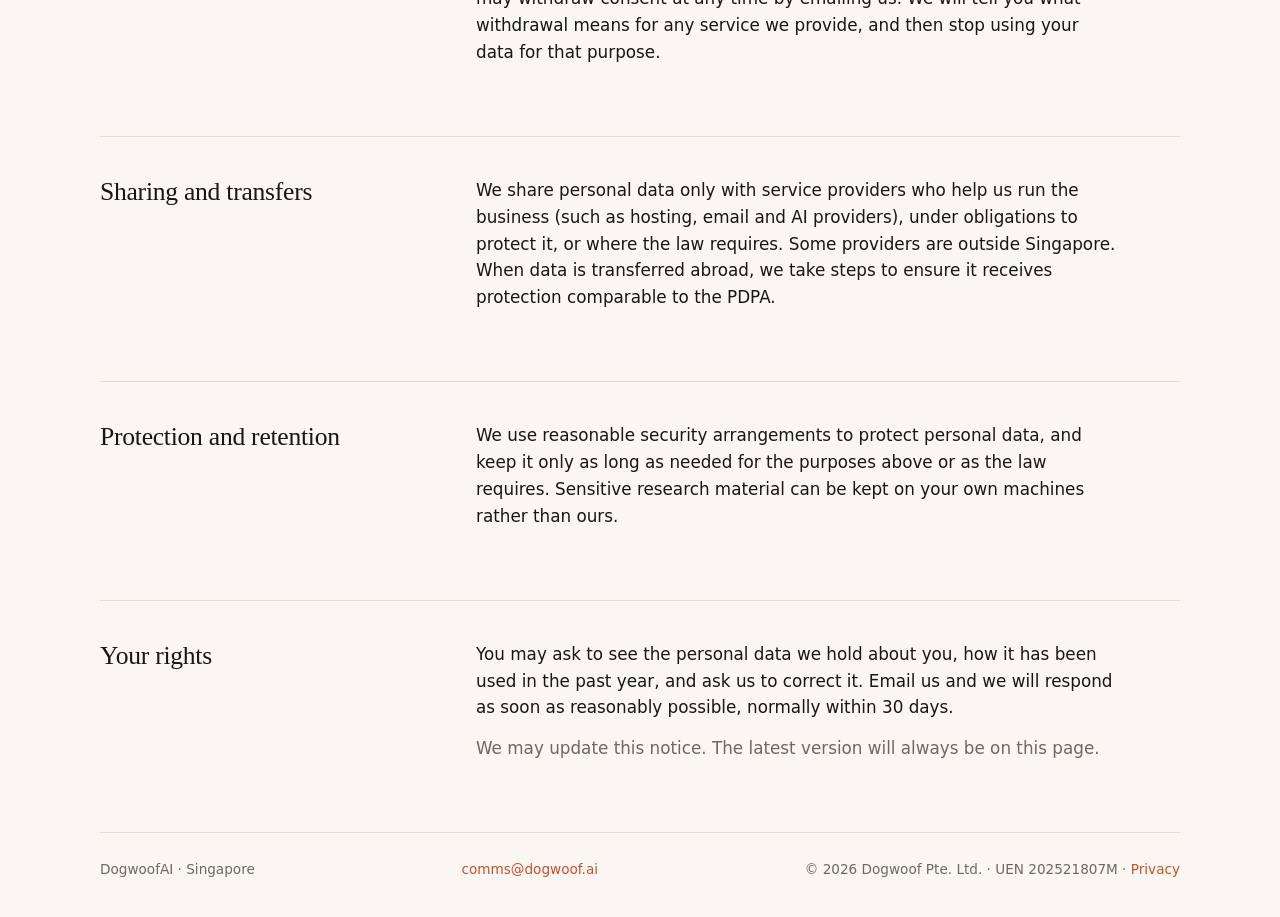
<file: privacy.html>
<!doctype html>
<html lang="en">
<head>
  <meta charset="utf-8">
  <meta name="viewport" content="width=device-width, initial-scale=1">
  <title>Privacy notice · DogwoofAI</title>
  <meta name="description" content="How DogwoofAI collects, uses and protects personal data under Singapore's PDPA.">
  <meta property="og:site_name" content="DogwoofAI">
  <meta property="og:type" content="website">
  <meta property="og:title" content="Privacy notice · DogwoofAI">
  <meta property="og:description" content="How DogwoofAI collects, uses and protects personal data under Singapore's PDPA.">
  <meta property="og:url" content="https://www.dogwoof.ai/privacy">
  <meta name="twitter:card" content="summary">
  <link rel="icon" href="/favicon.svg" type="image/svg+xml">
  <link rel="stylesheet" href="/styles.css">
</head>
<body>
  <div class="wrap">
    <nav>
      <a class="logo" href="/"><svg class="mark" viewBox="0 0 64 64" width="26" height="26" aria-hidden="true"><rect width="64" height="64" rx="14" fill="currentColor"/><text x="13" y="45" font-family="ui-serif, Georgia, 'Times New Roman', serif" font-size="40" fill="var(--bg)">d</text><circle cx="47" cy="42" r="4.5" fill="var(--accent)"/></svg><span>DogwoofAI</span></a>
      <span class="links"><a href="/intelligence">Intelligence</a><a href="/storyos">StoryOS</a><a href="/studio">Studio</a><a href="/originals">Originals</a><a href="/about">About</a><a href="/contact">Contact</a></span>
    </nav>

    <header>
      <p class="eyebrow">Legal</p>
      <h1>Privacy notice</h1>
      <p class="lede">Last updated 28 October 2026. This notice explains how DogwoofAI (dogwoof.ai) collects, uses and protects personal data, in line with Singapore's Personal Data Protection Act 2012 (PDPA).</p>
    </header>

    <section class="block">
      <h2>Who we are</h2>
      <div class="body">
        <p>DogwoofAI (dogwoof.ai) is operated by Dogwoof Pte. Ltd. ("we", "us"), a company incorporated in Singapore (UEN 202521807M), with its registered address at 360 Balestier Road, #02-02 Shaw Plaza, Singapore 329783. For any privacy question or request, contact our Data Protection Officer at <a href="mailto:comms@dogwoof.ai?subject=Privacy">comms@dogwoof.ai</a>.</p>
      </div>
    </section>

    <section class="block">
      <h2>What we collect</h2>
      <div class="body">
        <p><strong>When you contact us:</strong> your name, email address and anything you choose to tell us, such as details of a story or project.</p>
        <p><strong>The contact form:</strong> what you type is passed to our form provider, Web3Forms (servers in the United States), which emails it to us at comms@dogwoof.ai. Web3Forms says it does not store form submissions and deletes its server logs periodically. This website does not store your message, and the form uses no cookies or tracking.</p>
        <p><strong>When you visit this website:</strong> our hosting provider records standard technical data, such as IP address, browser type and the pages requested, to deliver the site and keep it secure. This website does not use advertising or analytics cookies.</p>
        <p><strong>When you use StoryOS or work with us:</strong> the account and project details needed to provide the service. Research material you bring stays yours and is handled under a separate agreement.</p>
      </div>
    </section>

    <section class="block">
      <h2>How we use it</h2>
      <div class="body">
        <p>We use personal data only to reply to you, provide and improve our services, keep our systems secure, and meet our legal obligations. We do not sell personal data, and we do not use your material to train AI models without your consent.</p>
      </div>
    </section>

    <section class="block">
      <h2>Consent and withdrawal</h2>
      <div class="body">
        <p>By contacting us or using our services, you consent to the uses above. You may withdraw consent at any time by emailing us. We will tell you what withdrawal means for any service we provide, and then stop using your data for that purpose.</p>
      </div>
    </section>

    <section class="block">
      <h2>Sharing and transfers</h2>
      <div class="body">
        <p>We share personal data only with service providers who help us run the business (such as hosting, email and AI providers), under obligations to protect it, or where the law requires. Some providers are outside Singapore. When data is transferred abroad, we take steps to ensure it receives protection comparable to the PDPA.</p>
      </div>
    </section>

    <section class="block">
      <h2>Protection and retention</h2>
      <div class="body">
        <p>We use reasonable security arrangements to protect personal data, and keep it only as long as needed for the purposes above or as the law requires. Sensitive research material can be kept on your own machines rather than ours.</p>
      </div>
    </section>

    <section class="block">
      <h2>Your rights</h2>
      <div class="body">
        <p>You may ask to see the personal data we hold about you, how it has been used in the past year, and ask us to correct it. Email us and we will respond as soon as reasonably possible, normally within 30 days.</p>
        <p class="muted">We may update this notice. The latest version will always be on this page.</p>
      </div>
    </section>

    <footer id="contact">
      <span>DogwoofAI &middot; Singapore</span>
      <span><a href="mailto:comms@dogwoof.ai">comms@dogwoof.ai</a></span>
      <span>&copy; <span id="y">2026</span> Dogwoof Pte. Ltd. &middot; UEN 202521807M &middot; <a href="/privacy">Privacy</a></span>
    </footer>
  </div>
  <script>document.getElementById('y').textContent = new Date().getFullYear();</script>
</body>
</html>
</file>
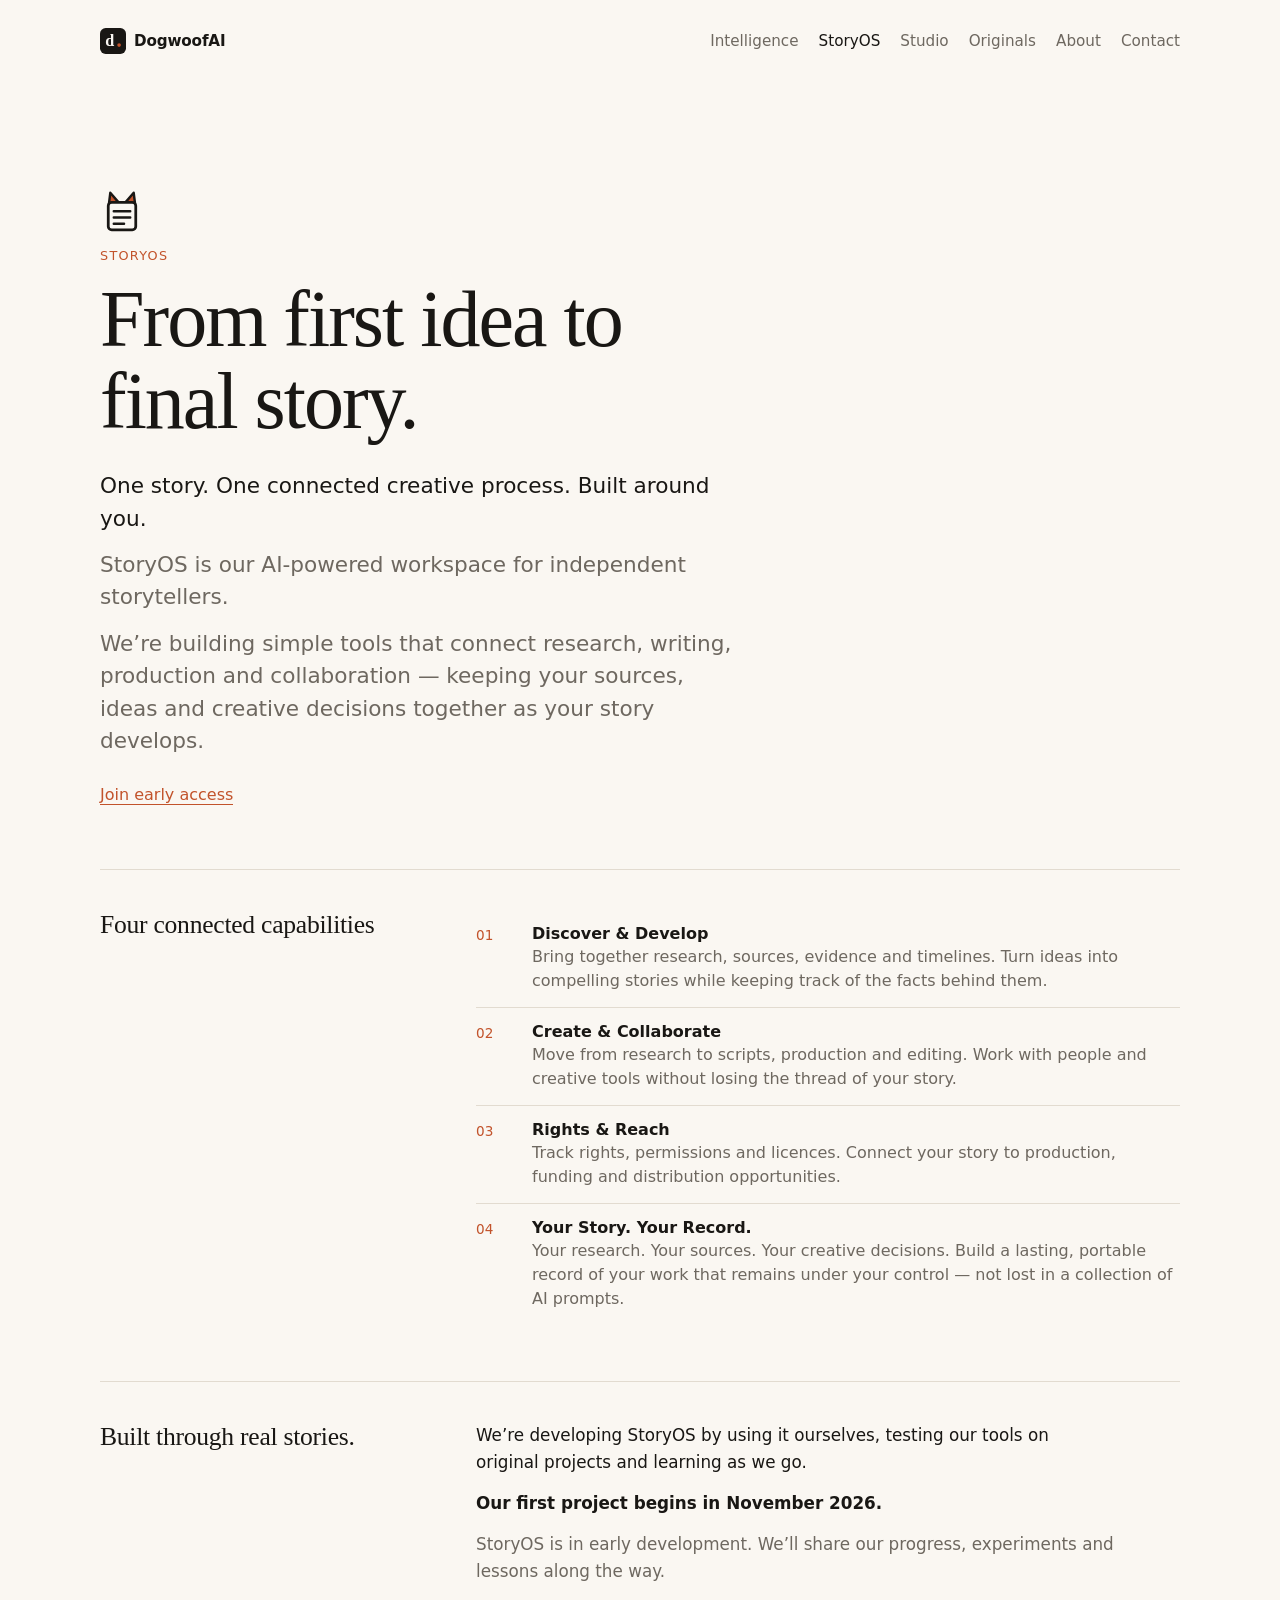
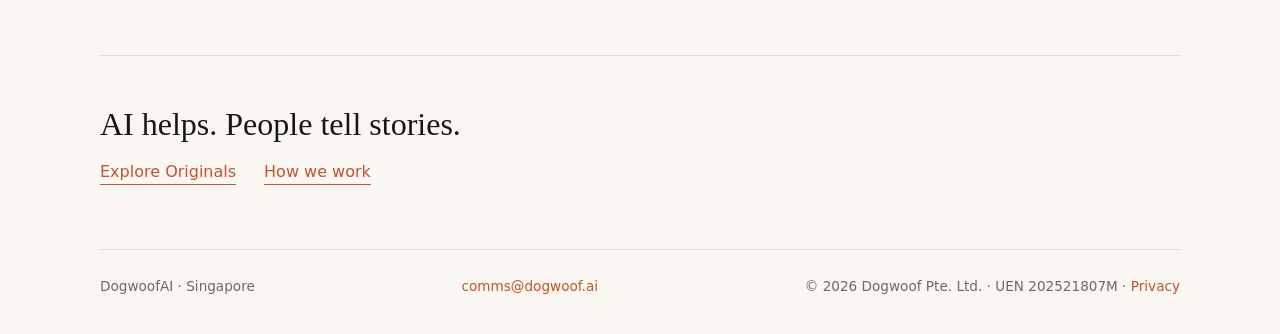
<file: storyos.html>
<!doctype html>
<html lang="en">
<head>
  <meta charset="utf-8">
  <meta name="viewport" content="width=device-width, initial-scale=1">
  <title>StoryOS · DogwoofAI</title>
  <meta name="description" content="StoryOS: an AI-powered workspace for independent storytellers, from first idea to final story.">
  <meta property="og:site_name" content="DogwoofAI">
  <meta property="og:type" content="website">
  <meta property="og:title" content="StoryOS · DogwoofAI">
  <meta property="og:description" content="StoryOS: an AI-powered workspace for independent storytellers, from first idea to final story.">
  <meta property="og:url" content="https://www.dogwoof.ai/storyos">
  <meta name="twitter:card" content="summary">
  <link rel="icon" href="/favicon.svg" type="image/svg+xml">
  <link rel="stylesheet" href="/styles.css">
</head>
<body>
  <div class="wrap">
    <nav>
      <a class="logo" href="/"><svg class="mark" viewBox="0 0 64 64" width="26" height="26" aria-hidden="true"><rect width="64" height="64" rx="14" fill="currentColor"/><text x="13" y="45" font-family="ui-serif, Georgia, 'Times New Roman', serif" font-size="40" fill="var(--bg)">d</text><circle cx="47" cy="42" r="4.5" fill="var(--accent)"/></svg><span>DogwoofAI</span></a>
      <span class="links"><a href="/intelligence">Intelligence</a><a href="/storyos" aria-current="page">StoryOS</a><a href="/studio">Studio</a><a href="/originals">Originals</a><a href="/about">About</a><a href="/contact">Contact</a></span>
    </nav>

    <header>
      <svg class="product-mark" viewBox="0 0 64 64" width="44" height="44" aria-hidden="true"><path d="M13 20L15 4L27 18z" fill="var(--accent)" stroke="currentColor" stroke-width="3.5" stroke-linejoin="round"/><path d="M51 20L49 4L37 18z" fill="var(--accent)" stroke="currentColor" stroke-width="3.5" stroke-linejoin="round"/><rect x="12" y="18" width="40" height="40" rx="5" fill="var(--bg)" stroke="currentColor" stroke-width="4"/><path d="M20 31h24M20 40h24M20 49h15" stroke="currentColor" stroke-width="3.5" stroke-linecap="round"/></svg>
      <p class="eyebrow">StoryOS</p>
      <h1>From first idea to final story.</h1>
      <p class="lede"><span class="em">One story. One connected creative process. Built around you.</span></p>
      <p class="lede">StoryOS is our AI-powered workspace for independent storytellers.</p>
      <p class="lede">We&rsquo;re building simple tools that connect research, writing, production and collaboration &mdash; keeping your sources, ideas and creative decisions together as your story develops.</p>
      <p class="actions"><a href="mailto:comms@dogwoof.ai?subject=StoryOS%20early%20access">Join early access</a></p>
    </header>

    <section class="block">
      <h2>Four connected capabilities</h2>
      <div class="body">
        <ol class="steps">
          <li><div><strong>Discover &amp; Develop</strong><span>Bring together research, sources, evidence and timelines. Turn ideas into compelling stories while keeping track of the facts behind them.</span></div></li>
          <li><div><strong>Create &amp; Collaborate</strong><span>Move from research to scripts, production and editing. Work with people and creative tools without losing the thread of your story.</span></div></li>
          <li><div><strong>Rights &amp; Reach</strong><span>Track rights, permissions and licences. Connect your story to production, funding and distribution opportunities.</span></div></li>
          <li><div><strong>Your Story. Your Record.</strong><span>Your research. Your sources. Your creative decisions. Build a lasting, portable record of your work that remains under your control &mdash; not lost in a collection of AI prompts.</span></div></li>
        </ol>
      </div>
    </section>

    <section class="block">
      <h2>Built through real stories.</h2>
      <div class="body">
        <p>We&rsquo;re developing StoryOS by using it ourselves, testing our tools on original projects and learning as we go.</p>
        <p><strong>Our first project begins in November 2026.</strong></p>
        <p class="muted">StoryOS is in early development. We&rsquo;ll share our progress, experiments and lessons along the way.</p>
      </div>
    </section>

    <div class="cta">
      <p>AI helps. People tell stories.</p>
      <p class="actions"><a href="/originals">Explore Originals</a><a href="/about">How we work</a></p>
    </div>

    <footer id="contact">
      <span>DogwoofAI &middot; Singapore</span>
      <span><a href="mailto:comms@dogwoof.ai">comms@dogwoof.ai</a></span>
      <span>&copy; <span id="y">2026</span> Dogwoof Pte. Ltd. &middot; UEN 202521807M &middot; <a href="/privacy">Privacy</a></span>
    </footer>
  </div>
  <script>document.getElementById('y').textContent = new Date().getFullYear();</script>
</body>
</html>
</file>
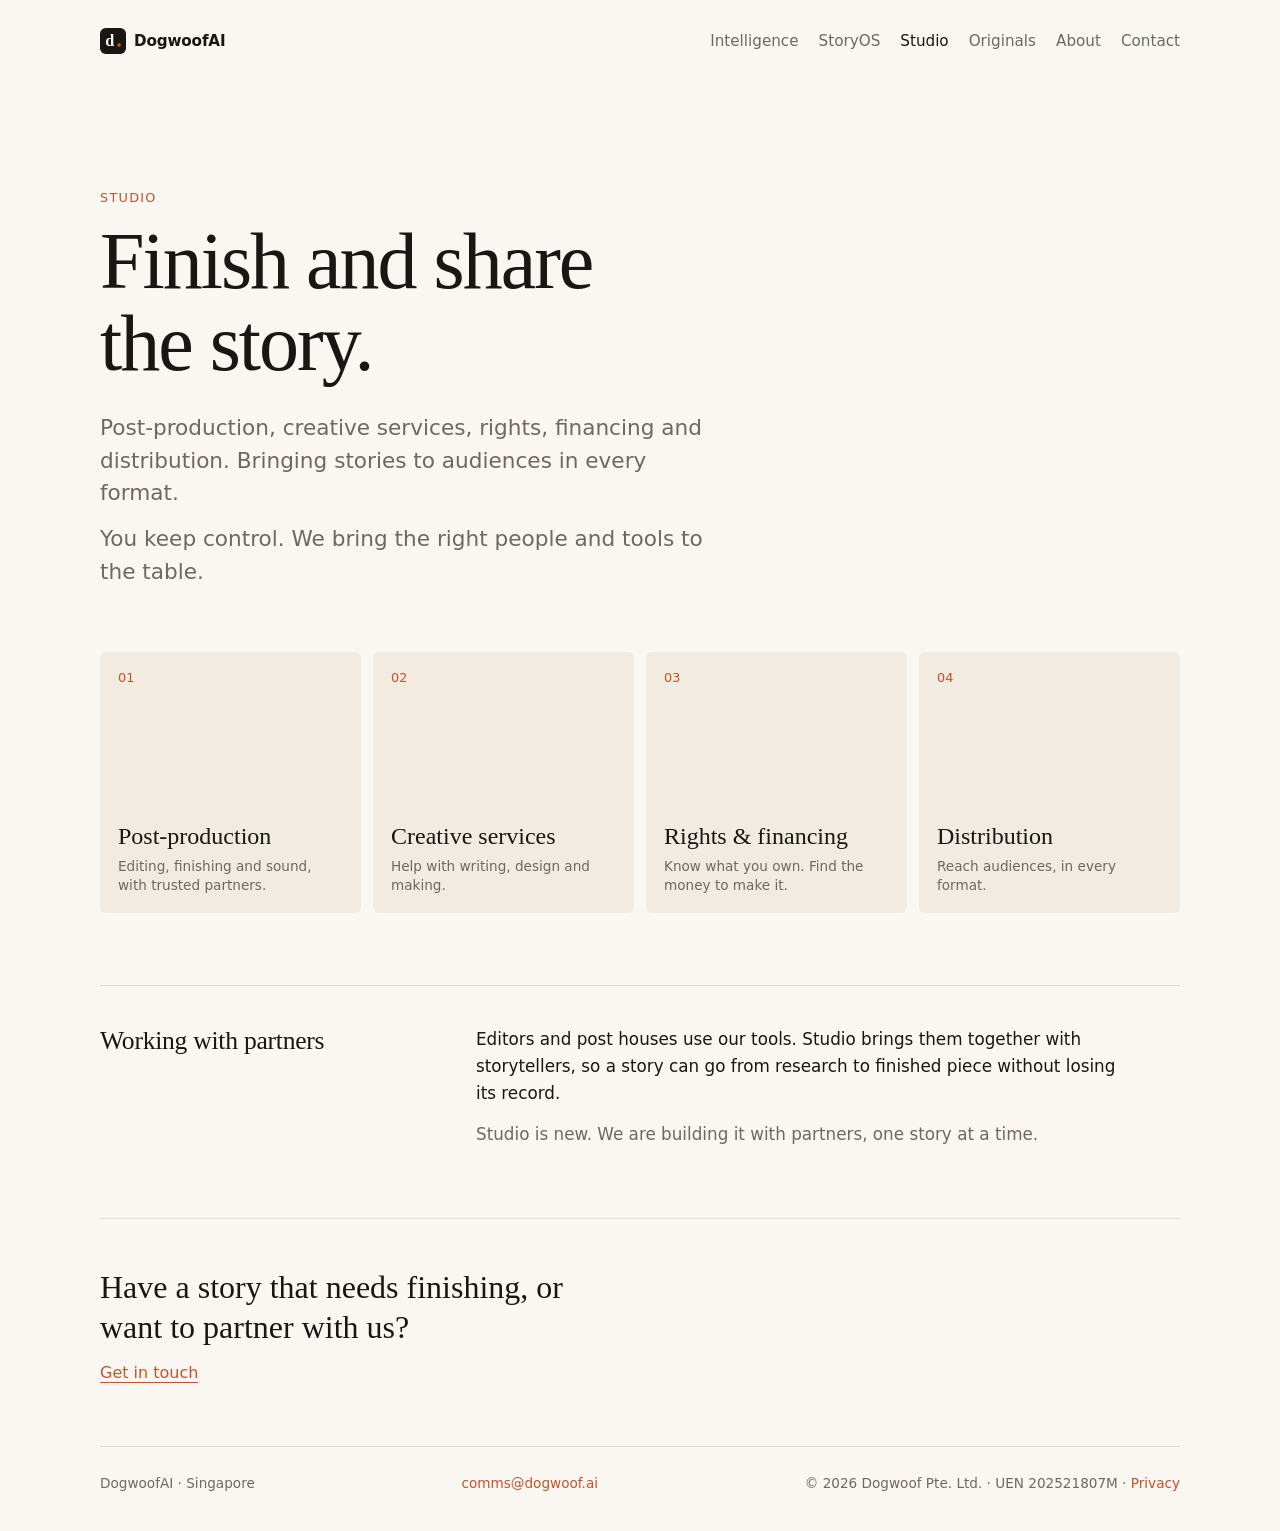
<file: studio.html>
<!doctype html>
<html lang="en">
<head>
  <meta charset="utf-8">
  <meta name="viewport" content="width=device-width, initial-scale=1">
  <title>Studio · DogwoofAI</title>
  <meta name="description" content="Studio: post-production, creative services, rights, financing and distribution for independent storytellers.">
  <meta property="og:site_name" content="DogwoofAI">
  <meta property="og:type" content="website">
  <meta property="og:title" content="Studio · DogwoofAI">
  <meta property="og:description" content="Studio: post-production, creative services, rights, financing and distribution for independent storytellers.">
  <meta property="og:url" content="https://www.dogwoof.ai/studio">
  <meta name="twitter:card" content="summary">
  <link rel="icon" href="/favicon.svg" type="image/svg+xml">
  <link rel="stylesheet" href="/styles.css">
</head>
<body>
  <div class="wrap">
    <nav>
      <a class="logo" href="/"><svg class="mark" viewBox="0 0 64 64" width="26" height="26" aria-hidden="true"><rect width="64" height="64" rx="14" fill="currentColor"/><text x="13" y="45" font-family="ui-serif, Georgia, 'Times New Roman', serif" font-size="40" fill="var(--bg)">d</text><circle cx="47" cy="42" r="4.5" fill="var(--accent)"/></svg><span>DogwoofAI</span></a>
      <span class="links"><a href="/intelligence">Intelligence</a><a href="/storyos">StoryOS</a><a href="/studio" aria-current="page">Studio</a><a href="/originals">Originals</a><a href="/about">About</a><a href="/contact">Contact</a></span>
    </nav>

    <header>
      <p class="eyebrow">Studio</p>
      <h1>Finish and share the story.</h1>
      <p class="lede">Post-production, creative services, rights, financing and distribution. Bringing stories to audiences in every format.</p>
      <p class="lede">You keep control. We bring the right people and tools to the table.</p>
    </header>

    <ul class="grid" aria-label="Studio">
      <li><span class="n">01</span><div><div class="t">Post-production</div><div class="d">Editing, finishing and sound, with trusted partners.</div></div></li>
      <li><span class="n">02</span><div><div class="t">Creative services</div><div class="d">Help with writing, design and making.</div></div></li>
      <li><span class="n">03</span><div><div class="t">Rights &amp; financing</div><div class="d">Know what you own. Find the money to make it.</div></div></li>
      <li><span class="n">04</span><div><div class="t">Distribution</div><div class="d">Reach audiences, in every format.</div></div></li>
    </ul>

    <section class="block">
      <h2>Working with partners</h2>
      <div class="body">
        <p>Editors and post houses use our tools. Studio brings them together with storytellers, so a story can go from research to finished piece without losing its record.</p>
        <p class="muted">Studio is new. We are building it with partners, one story at a time.</p>
      </div>
    </section>

    <div class="cta">
      <p>Have a story that needs finishing, or want to partner with us?</p>
      <a href="mailto:comms@dogwoof.ai?subject=Studio">Get in touch</a>
    </div>

    <footer id="contact">
      <span>DogwoofAI &middot; Singapore</span>
      <span><a href="mailto:comms@dogwoof.ai">comms@dogwoof.ai</a></span>
      <span>&copy; <span id="y">2026</span> Dogwoof Pte. Ltd. &middot; UEN 202521807M &middot; <a href="/privacy">Privacy</a></span>
    </footer>
  </div>
  <script>document.getElementById('y').textContent = new Date().getFullYear();</script>
</body>
</html>
</file>
<file: styles.css>
:root {
  --bg: #faf7f2;
  --fg: #191714;
  --muted: #6e6860;
  --rule: #e2dbd0;
  --tile: #f1ebe1;
  --accent: #c2532b;
}
@media (prefers-color-scheme: dark) {
  :root {
    --bg: #14120f;
    --fg: #f1ece4;
    --muted: #a39b90;
    --rule: #2c2823;
    --tile: #1e1b17;
    --accent: #e8794f;
  }
}
* { box-sizing: border-box; }
html, body { margin: 0; }
body {
  background: var(--bg);
  color: var(--fg);
  font-family: ui-sans-serif, system-ui, -apple-system, "Segoe UI", Helvetica, Arial, sans-serif;
  padding: 0 24px;
}
.wrap { max-width: 1080px; margin: 0 auto; width: 100%; }
.serif { font-family: ui-serif, Georgia, "Times New Roman", serif; }
.dot { color: var(--accent); }

nav { display: flex; justify-content: space-between; align-items: center; flex-wrap: wrap; gap: 8px; padding: 28px 0; font-size: 0.95rem; }
nav .logo { display: inline-flex; align-items: center; gap: 8px; font-weight: 600; letter-spacing: -0.01em; color: var(--fg); text-decoration: none; }
nav .logo .mark { flex: none; }
.product-mark { display: block; color: var(--fg); margin: 0 0 14px; }
nav .links { display: flex; flex-wrap: wrap; column-gap: 20px; row-gap: 6px; }
nav .links a { color: var(--muted); text-decoration: none; }
nav .links a:hover, nav .links a[aria-current="page"] { color: var(--fg); }

header { padding: 12vh 0 64px; }
.eyebrow { font-size: 0.8rem; letter-spacing: 0.1em; text-transform: uppercase; color: var(--accent); margin: 0 0 16px; }
h1 {
  font-family: ui-serif, Georgia, "Times New Roman", serif;
  font-weight: 400;
  font-size: clamp(2.4rem, 7vw, 5rem);
  letter-spacing: -0.025em;
  line-height: 1.02;
  margin: 0 0 28px;
  max-width: 14ch;
}
p.lede { font-size: clamp(1.1rem, 2.2vw, 1.35rem); line-height: 1.5; margin: 0; max-width: 46ch; color: var(--muted); }
p.lede + p.lede { margin-top: 14px; }
p.lede .em { color: var(--fg); }
p.actions { display: flex; flex-wrap: wrap; gap: 12px 28px; margin: 28px 0 0; }
p.actions a { color: var(--accent); text-decoration: none; border-bottom: 1px solid currentColor; }
section.manifesto { border-top: 1px solid var(--rule); padding: 48px 0; }
section.manifesto p { font-family: ui-serif, Georgia, serif; font-size: clamp(1.4rem, 3vw, 2rem); line-height: 1.3; letter-spacing: -0.01em; margin: 0; max-width: 28ch; }
section.manifesto p.sign { margin-top: 16px; max-width: none; font-family: inherit; font-size: 1rem; color: var(--muted); }

.grid { display: grid; grid-template-columns: repeat(4, 1fr); gap: 12px; margin: 0 0 72px; padding: 0; list-style: none; }
.grid.three { grid-template-columns: repeat(3, 1fr); }
.grid li {
  min-width: 0;
  aspect-ratio: 1 / 1;
  background: var(--tile);
  border-radius: 6px;
  padding: 18px;
  display: flex;
  flex-direction: column;
  justify-content: space-between;
}
.grid .n { font-size: 0.8rem; color: var(--accent); font-variant-numeric: tabular-nums; }
.grid .t { font-family: ui-serif, Georgia, serif; font-size: clamp(1.1rem, 2vw, 1.5rem); line-height: 1.15; }
.grid .t a { color: inherit; text-decoration: none; }
.grid .t a:hover { color: var(--accent); }
.grid .d { font-size: 0.85rem; line-height: 1.4; color: var(--muted); margin-top: 6px; }

section.block { border-top: 1px solid var(--rule); padding: 40px 0 56px; display: grid; grid-template-columns: 1fr 2fr; gap: 24px; }
section.block h2 { font-family: ui-serif, Georgia, serif; font-weight: 400; font-size: 1.6rem; letter-spacing: -0.01em; margin: 0; }
section.block .body p { margin: 0 0 14px; font-size: 1.05rem; line-height: 1.6; max-width: 60ch; }
section.block .body p.muted { color: var(--muted); }

ol.steps { list-style: none; padding: 0; margin: 0; counter-reset: s; }
ol.steps li { counter-increment: s; padding: 14px 0; border-bottom: 1px solid var(--rule); display: grid; grid-template-columns: 3rem 1fr; gap: 8px; }
ol.steps li:last-child { border-bottom: 0; }
ol.steps li::before { content: counter(s, decimal-leading-zero); color: var(--accent); font-size: 0.85rem; padding-top: 3px; font-variant-numeric: tabular-nums; }
ol.steps strong { display: block; font-weight: 600; margin-bottom: 2px; }
ol.steps span { color: var(--muted); line-height: 1.5; }

.labels { display: flex; flex-wrap: wrap; gap: 8px; margin: 4px 0 16px; padding: 0; list-style: none; }
.labels li { font-size: 0.8rem; letter-spacing: 0.06em; text-transform: uppercase; border: 1px solid var(--rule); border-radius: 999px; padding: 6px 12px; }

section.parts { border-top: 1px solid var(--rule); padding: 32px 0; display: grid; grid-template-columns: repeat(3, 1fr); gap: 24px; }
section.parts.four { grid-template-columns: repeat(4, 1fr); }
.parts h2 { font-size: 1rem; font-weight: 600; margin: 0 0 8px; }
.parts h2 a { color: var(--fg); text-decoration: none; }
.parts h2 a::after { content: " \2192"; color: var(--accent); }
.parts p { margin: 0; font-size: 0.95rem; line-height: 1.5; color: var(--muted); }

.cta { border-top: 1px solid var(--rule); padding: 48px 0 64px; }
.cta p { font-family: ui-serif, Georgia, serif; font-size: clamp(1.4rem, 3vw, 2rem); line-height: 1.25; margin: 0 0 16px; max-width: 30ch; }
.cta p.eyebrow { font-family: inherit; font-size: 0.8rem; margin: 0 0 12px; }
.cta p.muted { font-family: inherit; font-size: 0.9rem; color: var(--muted); margin: 24px 0 0; }
.cta p.actions { font-family: inherit; font-size: 1rem; line-height: 1.5; max-width: none; margin: 0; }
.cta a { color: var(--accent); text-decoration: none; border-bottom: 1px solid currentColor; }

footer { border-top: 1px solid var(--rule); padding: 28px 0 40px; font-size: 0.85rem; color: var(--muted); display: flex; justify-content: space-between; flex-wrap: wrap; gap: 12px; }
footer a { color: var(--accent); text-decoration: none; }

@media (max-width: 760px) {
  .grid { grid-template-columns: repeat(2, 1fr); }
  .grid.three { grid-template-columns: 1fr; }
  .grid.three li, .grid.stack li { aspect-ratio: auto; min-height: 150px; }
  .grid.stack { grid-template-columns: 1fr; }
  section.parts, section.parts.four, section.block { grid-template-columns: 1fr; }
  footer { flex-direction: column; gap: 6px; }
  nav .links { column-gap: 14px; }
  header { padding: 8vh 0 48px; }
}
section.block .body a { color: var(--accent); }

.contact-form { display: grid; gap: 6px; max-width: 560px; }
.contact-form label { font-size: 0.85rem; color: var(--muted); margin-top: 10px; }
.contact-form input, .contact-form textarea { font: inherit; font-size: 1rem; color: var(--fg); background: var(--bg); border: 1px solid var(--rule); border-radius: 6px; padding: 10px 12px; width: 100%; }
.contact-form textarea { resize: vertical; min-height: 140px; }
.contact-form input:focus, .contact-form textarea:focus { outline: 2px solid var(--accent); outline-offset: 1px; border-color: transparent; }
.contact-form p.actions { margin-top: 18px; }
.contact-form button { font: inherit; font-size: 1rem; color: var(--bg); background: var(--fg); border: 0; border-radius: 6px; padding: 10px 22px; cursor: pointer; }
.contact-form button:disabled { opacity: 0.6; cursor: default; }
.contact-form p.status { font-family: inherit; font-size: 1rem; margin: 8px 0 0; min-height: 1.5em; }
.contact-form .hp { position: absolute; left: -10000px; width: 1px; height: 1px; overflow: hidden; }
.contact-form label:first-child { margin-top: 0; }
.contact-form p { max-width: none; }
</file>
